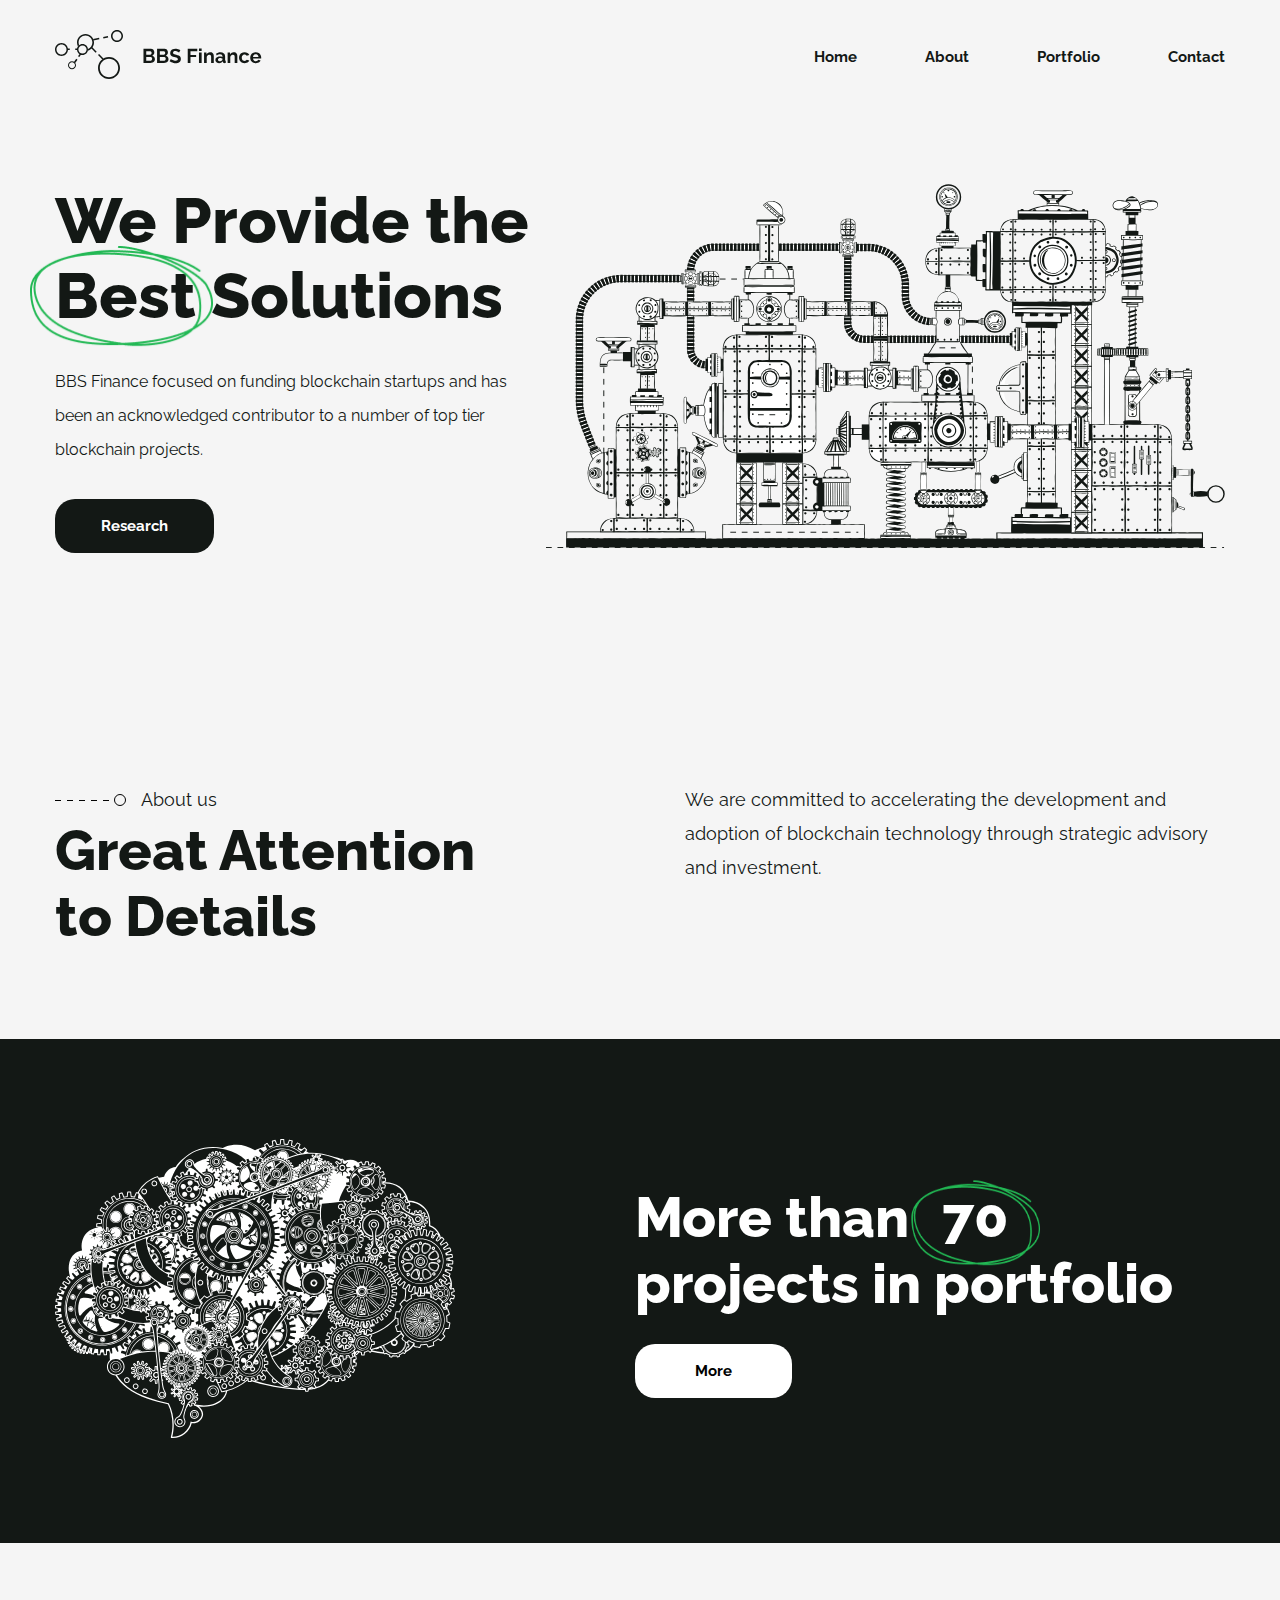
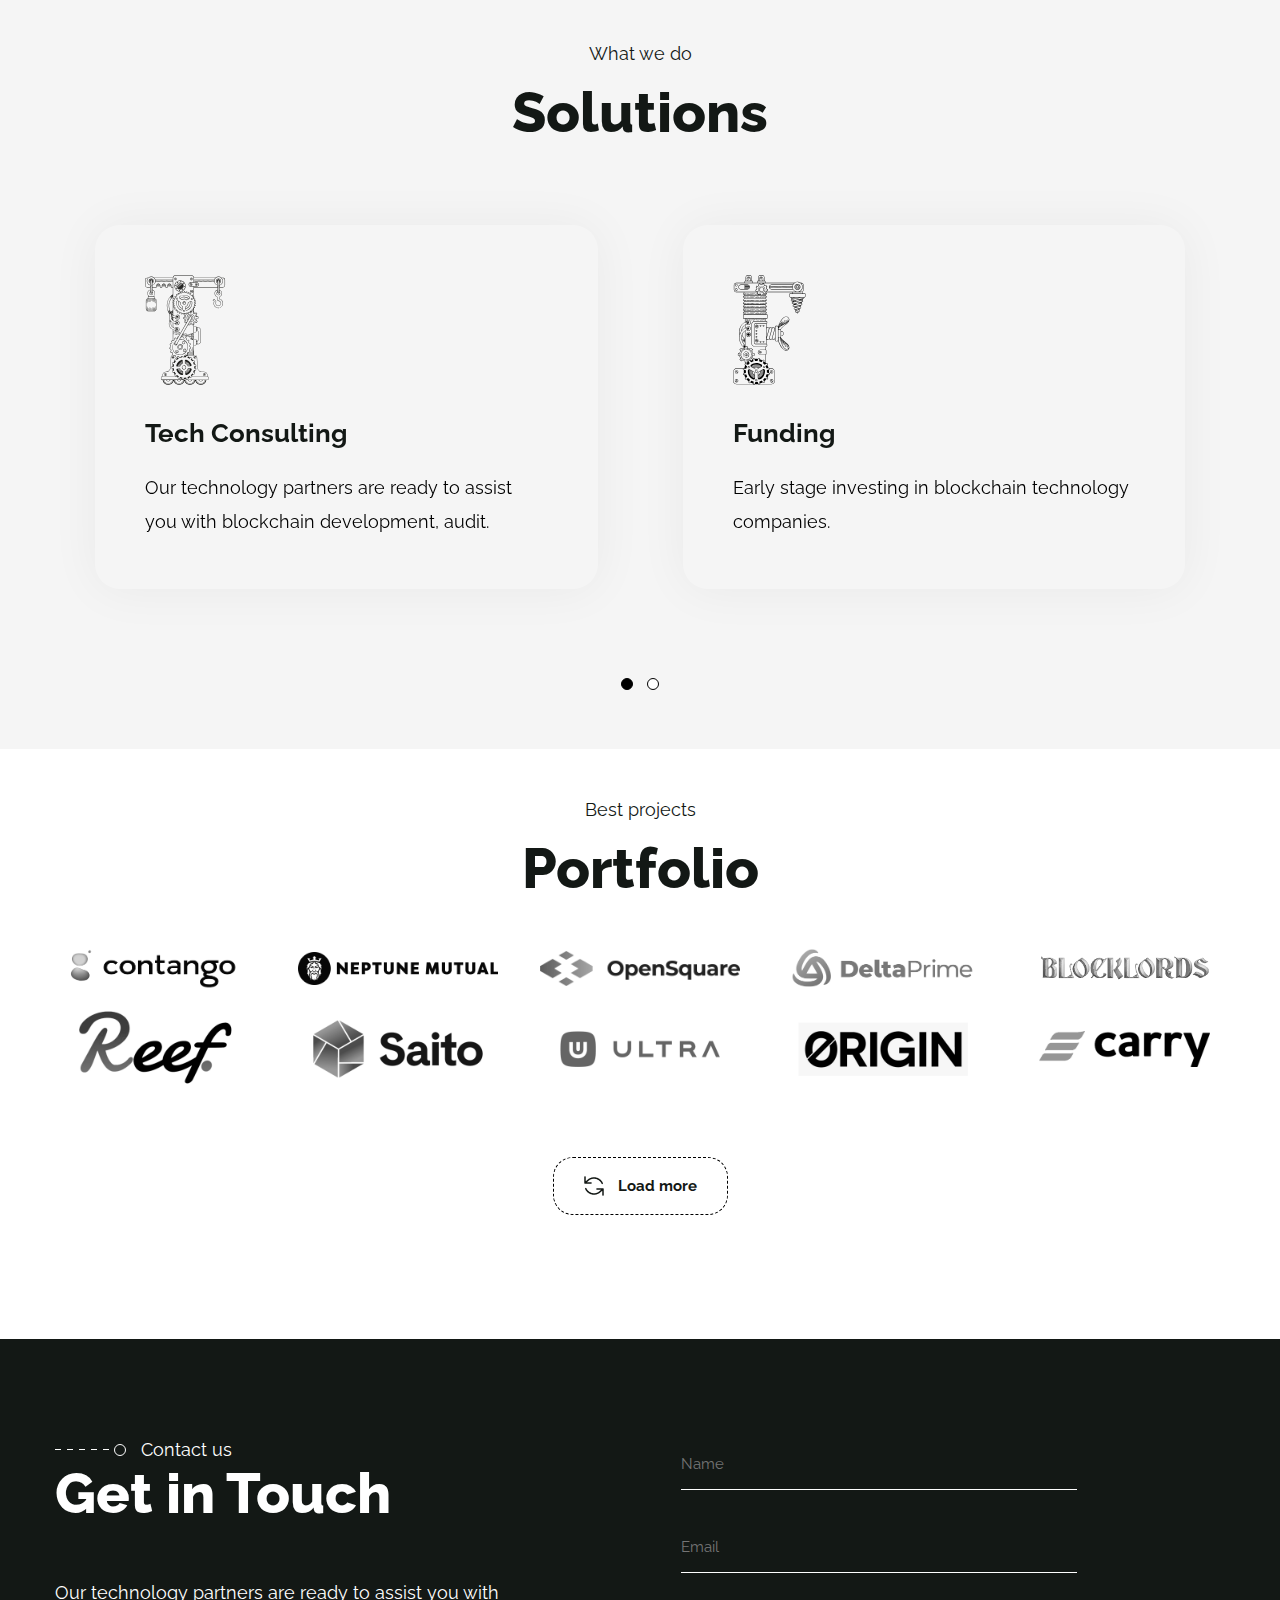
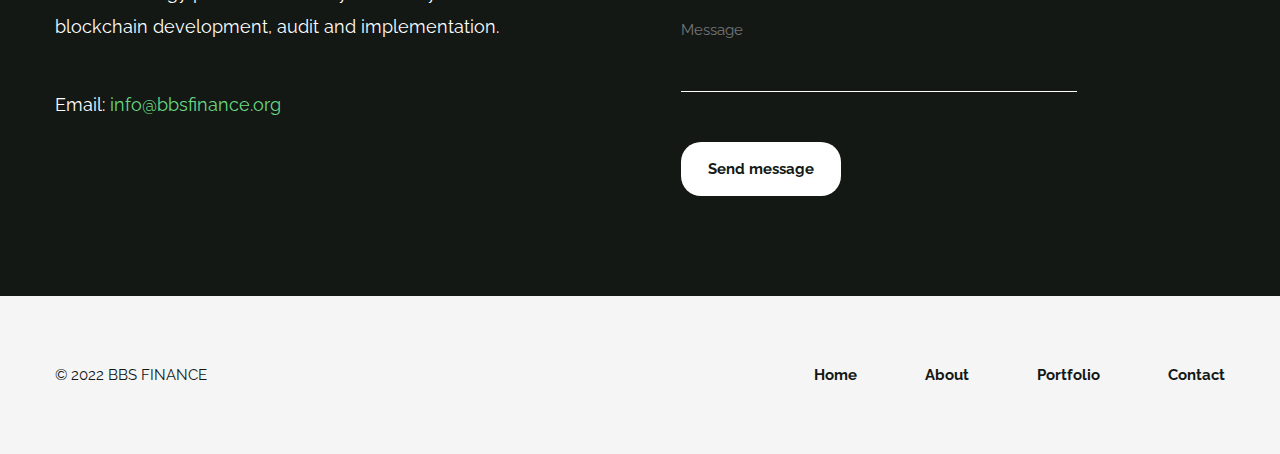
<file: index.html>
<!DOCTYPE html>
<html lang="en">

<head>
    <meta charset="UTF-8">
    <meta http-equiv="X-UA-Compatible" content="IE=edge">
    <meta name="viewport" content="width=device-width, initial-scale=1.0">
    <title>Document</title>
    <link rel="stylesheet" href="./assets/css/global.css">
    <link rel="stylesheet" href="./assets/css/main.css">
    <link rel="stylesheet" href="./assets/owlcarousel/assets/owl.carousel.min.css">
    <link rel="stylesheet" href="./assets/owlcarousel/assets/owl.theme.default.min.css">
</head>

<body>
    <main class="main">
        <header class="main-layout">
            <nav class="menu">
                <a href="#"><img class="logo" src="./assets/images/Logo.svg" alt="logo" /></a>
                <ul>
                    <li><a href="#">Home</a></li>
                    <li><a href="#about">About</a></li>
                    <li><a href="#portfolio">Portfolio</a></li>
                    <li><a href="#contact">Contact</a></li>
                </ul>
                <img class="menu-icon" src="./assets/images/menu.png" alt="menu icon">
            </nav>
            <div class="header-info">
                <div class="header-info-text">
                    <h2>We Provide the Best Solutions <img src="./assets/images/oval.png" alt="oval" /></h2>
                    <p>BBS Finance focused on funding blockchain startups and has been an acknowledged contributor to a
                        number of top tier blockchain projects.</p>
                    <button>Research</button>
                </div>
                <div class="header-img-wrapper">
                    <img class="header-img" src="./assets/images/header-img.svg" alt="header img">
                </div>
            </div>
        </header>
        <div id="about"></div>
        <section class="main-layout">
            <div class="about-section">
                <div class="about-section-left">
                    <p class="text-with-line"><img src="./assets/images/LineBlack.svg" alt="line"><img
                            src="./assets/images/CBlack.svg" alt="line"> About us</p>
                    <h3>Great Attention to Details</h3>
                </div>
                <p>
                    We are committed to accelerating the
                    development and adoption of blockchain technology through strategic advisory and investment.
                </p>
            </div>
        </section>
        <section class="black-section">
            <div class="main-layout black-section-mind">
                <div class="left-side">
                    <img src="./assets/images/mind.svg" alt="mind">
                </div>
                <div class="right-side">
                    <h3>More than <span>70</span>
                        projects in portfolio <img src="./assets/images/oval.png" alt="oval" /></h3>
                    <a href="#portfolio"><button>More</button></a>
                </div>
            </div>
        </section>
        <section class="main-layout">
            <div class="features-section">
                <p>What we do</p>
                <h3>Solutions</h3>
                <div class="owl-carousel owl-theme owl-slider">
                    <div class="item">
                        <img src="./assets/images/owl1.svg" alt="item">
                        <h4>Tech Consulting</h4>
                        <p>Our technology partners are ready to assist you with blockchain development, audit. </p>
                    </div>
                    <div class="item">
                        <img src="./assets/images/owl2.svg" alt="item">
                        <h4>Funding</h4>
                        <p>Early stage investing in blockchain technology companies. </p>
                    </div>
                    <div class="item">
                        <img src="./assets/images/owl1.svg" alt="item">
                        <h4>Marketing</h4>
                        <p>Vast network of opinion leaders for deal sourcing. </p>
                    </div>
                    <div class="item">
                        <img src="./assets/images/owl2.svg" alt="item">
                        <h4>Management and advisory</h4>
                        <p>Connection to proven professionals in blockchain community management and advisory. </p>
                    </div>
                </div>
            </div>
        </section>
        <div id="portfolio"></div>
        <section class="portfolio-section-bg">
            <div class="portfolio-section main-layout">
                <p>Best projects</p>
                <h3>Portfolio</h3>
                <div class="portfolio-list">
                    <div class="portfolio-row">
                        <a href="https://contango.exchange/" target="_blank"><img src="./assets/images/Logo/1.png"
                                alt="logo"></a>
                        <a href="https://neptunemutual.com/" target="_blank"><img src="./assets/images/Logo/2.png"
                                alt="logo"></a>
                        <a href="https://www.opensquare.network/" target="_blank"><img src="./assets/images/Logo/3.png"
                                alt="logo"></a>
                        <a href="https://deltaprime.io/" target="_blank"><img src="./assets/images/Logo/4.png"
                                alt="logo"></a>
                        <a href="https://www.blocklords.com/" target="_blank"><img src="./assets/images/Logo/5.png"
                                alt="logo"></a>
                        <a href="https://reef.io/" target="_blank"><img src="./assets/images/Logo/6.png" alt="logo"></a>
                        <a href="https://saito.io/" target="_blank"><img src="./assets/images/Logo/7.png"
                                alt="logo"></a>
                        <a href="https://ultra.io/" target="_blank"><img src="./assets/images/Logo/8.png"
                                alt="logo"></a>
                        <a href="https://www.originprotocol.com/" target="_blank"><img src="./assets/images/Logo/9.png"
                                alt="logo"></a>
                        <a href="https://carryprotocol.io/" target="_blank"><img src="./assets/images/Logo/10.png"
                                alt="logo"></a>
                    </div>
                    <div class="portfolio-row portfolio-row-toggle" style="display: none;">
                        <a href="https://crust.network/" target="_blank"><img src="./assets/images/Logo/11.png"
                                alt="logo"></a>
                        <a href="https://alkemi.network/" target="_blank"><img src="./assets/images/Logo/12.png"
                                alt="logo"></a>
                        <a href="https://animalconcerts.com/" target="_blank"><img src="./assets/images/Logo/13.png"
                                alt="logo"></a>
                        <a href="https://beyondfi.io/" target="_blank"><img src="./assets/images/Logo/14.png"
                                alt="logo"></a>
                        <a href="https://www.cherry.network/" target="_blank"><img src="./assets/images/Logo/15.png"
                                alt="logo"></a>
                        <a href="https://www.colonylab.io/" target="_blank"><img src="./assets/images/Logo/16.png"
                                alt="logo"></a>
                        <a href="https://compli.fi/" target="_blank"><img src="./assets/images/Logo/17.png"
                                alt="logo"></a>
                        <a href="https://www.crtx.app/" target="_blank"><img src="./assets/images/Logo/18.png"
                                alt="logo"></a>
                        <a href="https://dropstab.com/" target="_blank"><img src="./assets/images/Logo/19.png"
                                alt="logo"></a>
                        <a href="https://globedx.com/" target="_blank"><img src="./assets/images/Logo/20.png"
                                alt="logo"></a>
                        <a href="https://infinityforce.com/" target="_blank"><img src="./assets/images/Logo/21.png"
                                alt="logo"></a>
                        <a href="https://integritee.network/" target="_blank"><img src="./assets/images/Logo/22.png"
                                alt="logo"></a>
                        <a href="https://www.meld.com/" target="_blank"><img src="./assets/images/Logo/24.png"
                                alt="logo"></a>
                        <a href="https://www.mintlayer.org/en/" target="_blank"><img src="./assets/images/Logo/25.png"
                                alt="logo"></a>
                        <a href="https://www.nakamoto.games/" target="_blank"><img src="./assets/images/Logo/26.png"
                                alt="logo"></a>
                        <a href="https://www.nodle.com/" target="_blank"><img src="./assets/images/Logo/27.png"
                                alt="logo"></a>
                        <a href="https://app.orion.money/connect-wallet" target="_blank"><img
                                src="./assets/images/Logo/28.png" alt="logo"></a>
                        <a href="https://partisiablockchain.com/" target="_blank"><img src="./assets/images/Logo/29.png"
                                alt="logo"></a>
                        <a href="https://planetquest.io/" target="_blank"><img src="./assets/images/Logo/30.png"
                                alt="logo"></a>
                        <a href="https://www.polkacover.com/" target="_blank"><img src="./assets/images/Logo/31.png"
                                alt="logo"></a>
                        <a href="https://publicmint.com/" target="_blank"><img src="./assets/images/Logo/32.png"
                                alt="logo"></a>
                        <a href="https://o3.network/#/" target="_blank"><img src="./assets/images/Logo/33.png"
                                alt="logo"></a>
                        <a href="https://www.railgun.org/" target="_blank"><img src="./assets/images/Logo/34.png"
                                alt="logo"></a>
                        <a href="https://www.seatlabnft.com/" target="_blank"><img src="./assets/images/Logo/35.png"
                                alt="logo"></a>
                        <a href="https://swashapp.io/" target="_blank"><img src="./assets/images/Logo/36.png"
                                alt="logo"></a>
                        <a href="https://www.tribeone.io/" target="_blank"><img src="./assets/images/Logo/37.png"
                                alt="logo"></a>
                        <a href="https://truepnl.com/" target="_blank"><img src="./assets/images/Logo/38.png"
                                alt="logo"></a>
                    </div>
                </div>
                <button class="load-more"><img src="./assets/images/shape.png" alt="shape">Load more</button>
            </div>
        </section>
        <div id="contact"></div>
        <section class="black-section">
            <div class="main-layout black-section-get-in-touch">
                <div class="left-side">
                    <p class="text-with-line top-text"><img src="./assets/images/LineWhite.svg" alt="line"><img
                            src="./assets/images/CWhite.svg" alt="line"> Contact us</p>
                    <h3>Get in Touch</h3>
                    <p class="left-side-text">Our technology partners are ready to assist you with blockchain
                        development, audit and implementation.</p>
                    <p class="left-side-email">Email: <span>info@bbsfinance.org</span></p>
                </div>
                <div class="right-side">
                    <form action="">
                        <input type="text" placeholder="Name" name="" id="">
                        <input type="text" placeholder="Email" name="" id="">
                        <textarea placeholder="Message" name="" id="" rows="3"></textarea>
                        <button>Send message</button>
                    </form>
                </div>
            </div>
        </section>
        <footer class="main-layout">
            <div class="footer">
                <p>© 2022 BBS FINANCE</p>
                <ul>
                    <li><a href="#">Home</a></li>
                    <li><a href="#about">About</a></li>
                    <li><a href="#portfolio">Portfolio</a></li>
                    <li><a href="#contact">Contact</a></li>
                </ul>
            </div>
        </footer>
    </main>
    <script src="./assets/owlcarousel/jquery.min.js"></script>
    <script src="./assets/owlcarousel/owl.carousel.min.js"></script>
    <script src="./assets/js/main.js"></script>
</body>

</html>
</file>
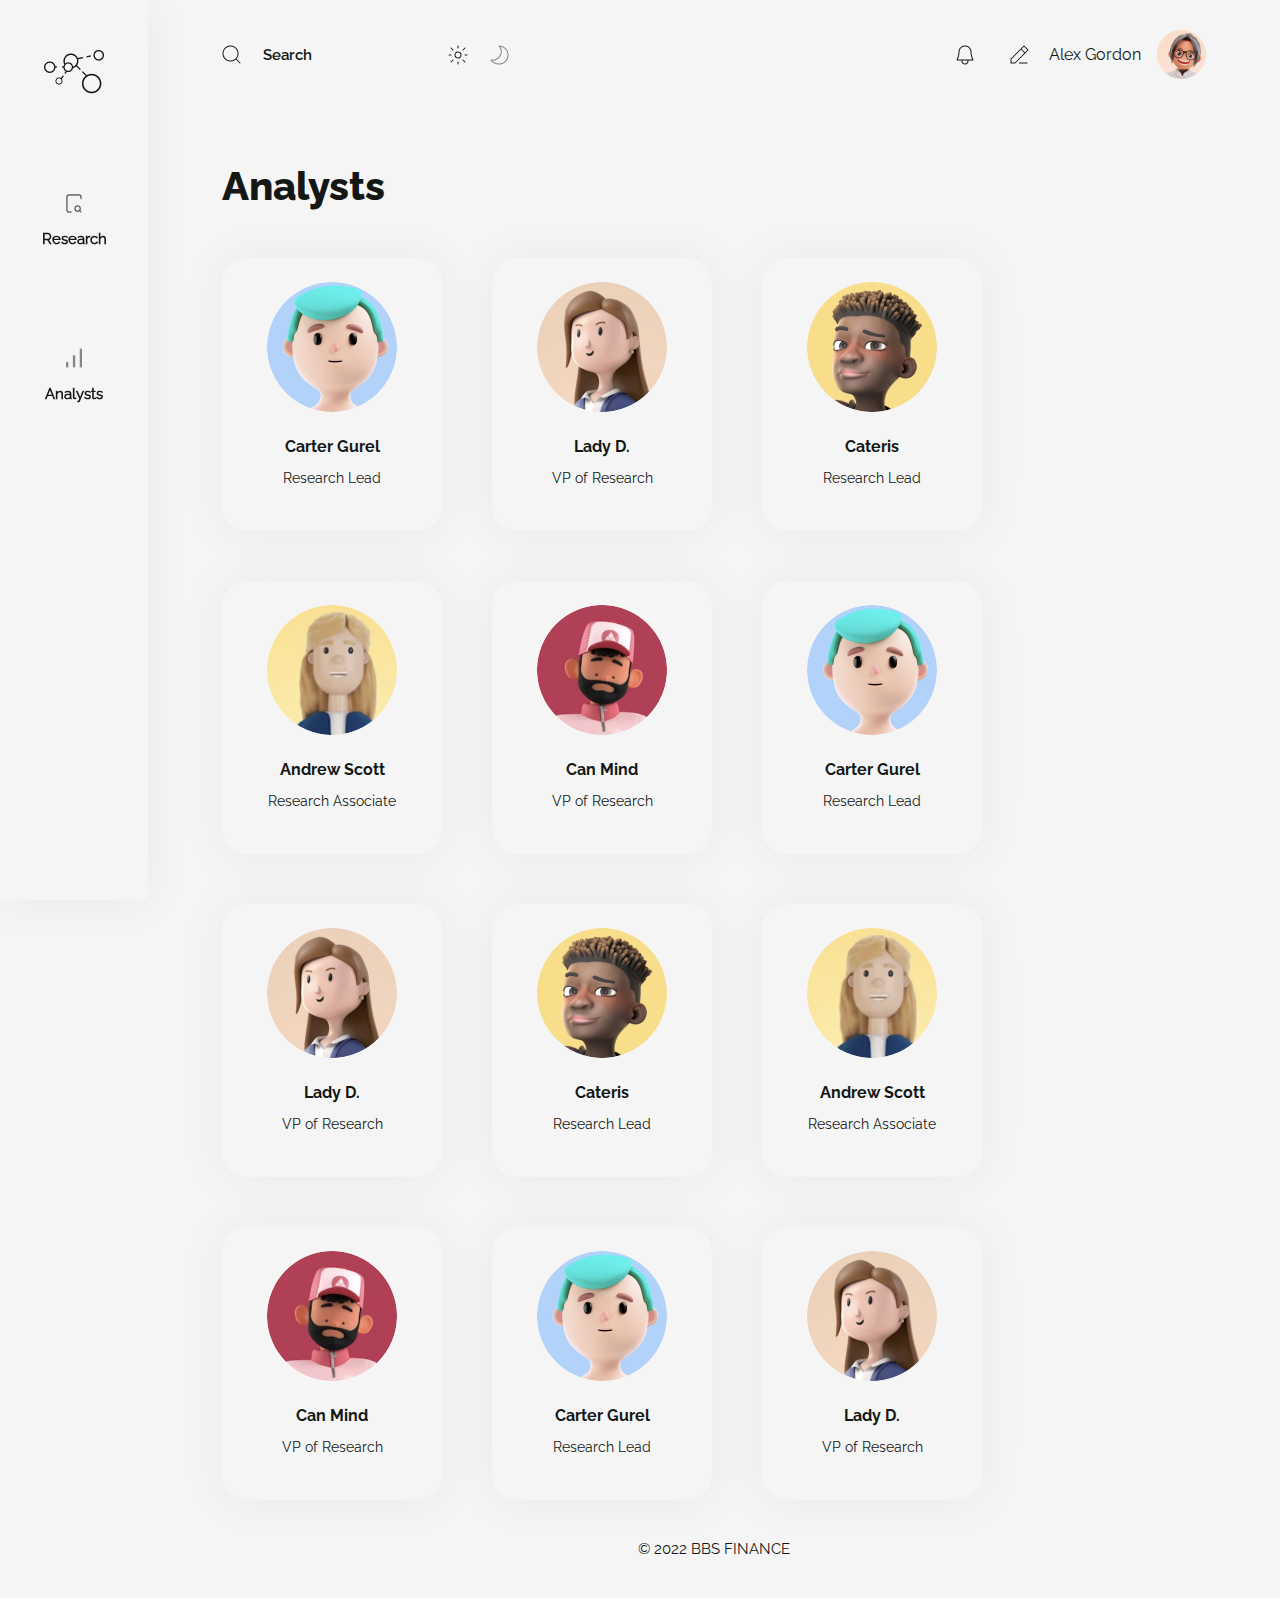
<file: pages/analysts.html>
<!DOCTYPE html>
<html lang="en">

<head>
    <meta charset="UTF-8">
    <meta http-equiv="X-UA-Compatible" content="IE=edge">
    <meta name="viewport" content="width=device-width, initial-scale=1.0">
    <title>Research</title>
    <link rel="stylesheet" href="../assets/css/analysts.css">
    <link rel="stylesheet" href="../assets/css/media.css">
    <link rel="stylesheet" href="../assets/css/global.css">
</head>

<body>
<main class="research">
    <nav class="left-nav">
        <img class="left-nav-logo" src="../assets/images/research-images/relogo.png" alt="logo">
        <a>
            <img src="../assets/images/research-images/Research.png" alt="link">
            <span>Research</span>
        </a>
        <a>
            <img src="../assets/images/research-images/Analysts.png" alt="link">
            <span>Analysts</span>
        </a>
    </nav>
    <div class="content">
        <header class="header">
            <div class="header-left">
                <div>
                    <img src="../assets/images/research-images/search.png" alt="search">
                    <input type="text" placeholder="Search" class="search_input">
                </div>
                <div>
                    <img class="toggle-theme-sun" src="../assets/images/research-images/sun.png" alt="theam">
                    <img class="toggle-theme-night" src="../assets/images/research-images/night.png" alt="theam">
                </div>
            </div>
            <div class="header-right">
                <img src="../assets/images/research-images/bell.png" alt="uvd">
                <div class="header-right-user">
                    <img class="img-left" src="../assets/images/research-images/edit.png" alt="edit">
                    <p>Alex Gordon</p>
                    <img class="img-right" src="../assets/images/research-images/user.png" alt="user">
                </div>
            </div>
        </header>
        <div class="content-inner alalysts-page">
            <h2>Analysts</h2>
            <div class="alalysts-list">
                <div>
                    <img src="../assets/images/userAnl.png" alt="user">
                    <h4>Carter Gurel</h4>
                    <p>Research Lead</p>
                </div>
                <div>
                    <img src="../assets/images/userAn2.png" alt="user">
                    <h4>Lady D.</h4>
                    <p>VP of Research</p>
                </div>
                <div>
                    <img src="../assets/images/userAn3.png" alt="user">
                    <h4>Cateris</h4>
                    <p>Research Lead</p>
                </div>
                <div>
                    <img src="../assets/images/userAn4.png" alt="user">
                    <h4>Andrew Scott</h4>
                    <p>Research Associate</p>
                </div>
                <div>
                    <img src="../assets/images/userAn5.png" alt="user">
                    <h4>Can Mind</h4>
                    <p>VP of Research</p>
                </div>
                <div>
                    <img src="../assets/images/userAnl.png" alt="user">
                    <h4>Carter Gurel</h4>
                    <p>Research Lead</p>
                </div>
                <div>
                    <img src="../assets/images/userAn2.png" alt="user">
                    <h4>Lady D.</h4>
                    <p>VP of Research</p>
                </div>
                <div>
                    <img src="../assets/images/userAn3.png" alt="user">
                    <h4>Cateris</h4>
                    <p>Research Lead</p>
                </div>
                <div>
                    <img src="../assets/images/userAn4.png" alt="user">
                    <h4>Andrew Scott</h4>
                    <p>Research Associate</p>
                </div>
                <div>
                    <img src="../assets/images/userAn5.png" alt="user">
                    <h4>Can Mind</h4>
                    <p>VP of Research</p>
                </div>
                <div>
                    <img src="../assets/images/userAnl.png" alt="user">
                    <h4>Carter Gurel</h4>
                    <p>Research Lead</p>
                </div>
                <div>
                    <img src="../assets/images/userAn2.png" alt="user">
                    <h4>Lady D.</h4>
                    <p>VP of Research</p>
                </div>
            </div>
        </div>
        <h6 class="bottom_text mobile_bbs_text">© 2022 BBS FINANCE</h6>
    </div>
</main>
<script src="../assets/js/blog.js"></script>
</body>

</html>
</file>
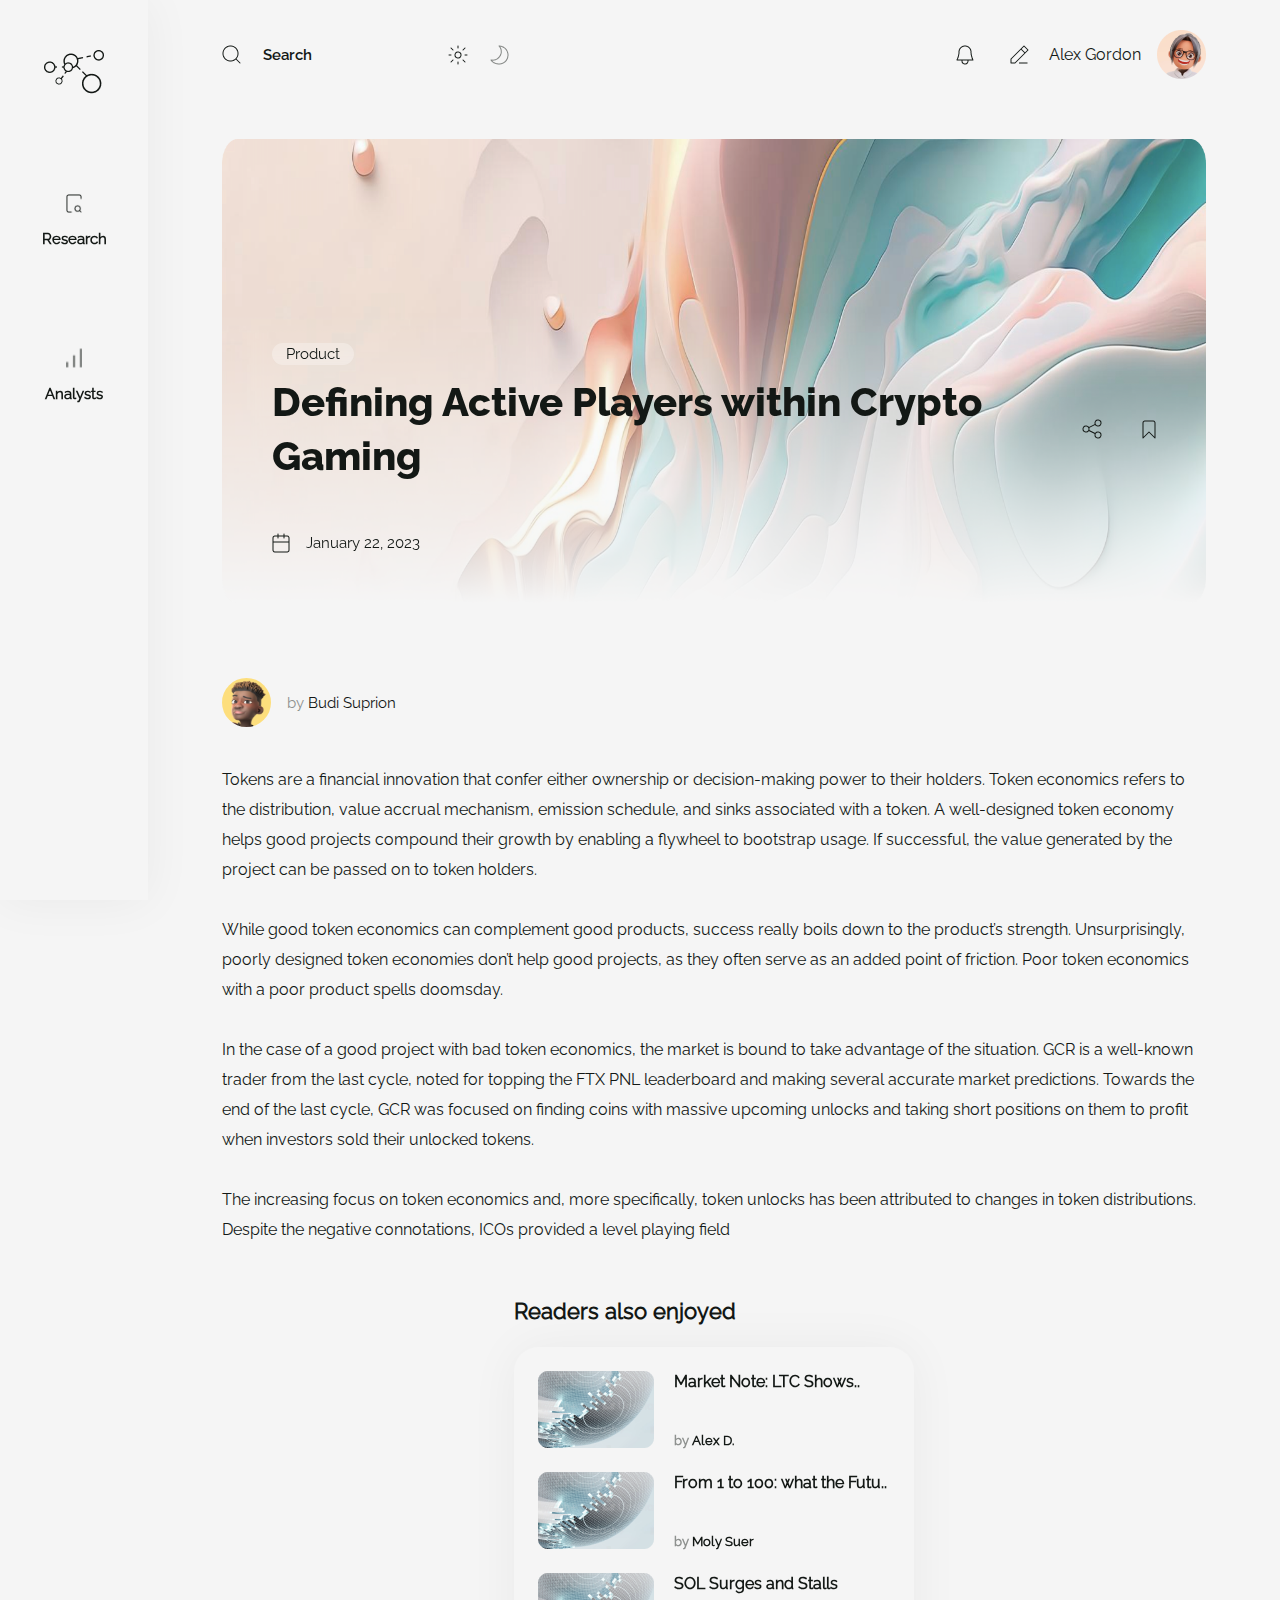
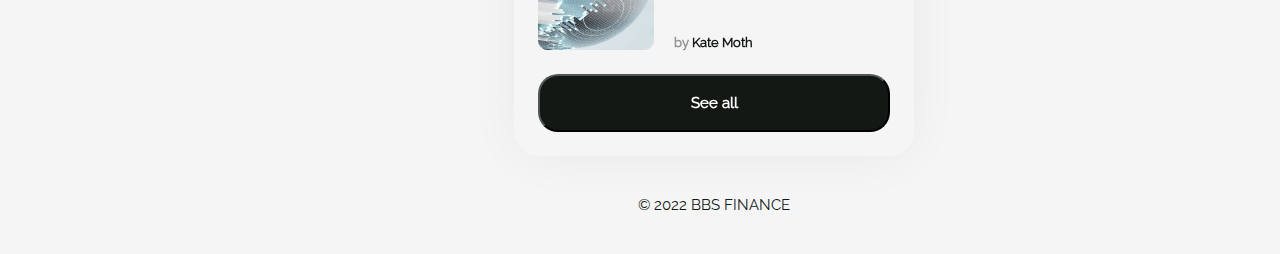
<file: pages/blog.html>
<!DOCTYPE html>
<html lang="en">

<head>
    <meta charset="UTF-8">
    <meta http-equiv="X-UA-Compatible" content="IE=edge">
    <meta name="viewport" content="width=device-width, initial-scale=1.0">
    <title>Research</title>
    <link rel="stylesheet" href="../assets/css/blog.css">
    <link rel="stylesheet" href="../assets/css/media.css">
    <link rel="stylesheet" href="../assets/css/global.css">
</head>

<body>
    <main class="research">
        <nav class="left-nav">
            <img class="left-nav-logo" src="../assets/images/research-images/relogo.png" alt="logo">
            <a>
                <img src="../assets/images/research-images/Research.png" alt="link">
                <span>Research</span>
            </a>
            <a>
                <img src="../assets/images/research-images/Analysts.png" alt="link">
                <span>Analysts</span>
            </a>
        </nav>
        <div class="content">
            <header class="header">
                <div class="header-left">
                    <div>
                        <img src="../assets/images/research-images/search.png" alt="search">
                        <input type="text" placeholder="Search" class="search_input">
                    </div>
                    <div>
                        <img class="toggle-theme-sun" src="../assets/images/research-images/sun.png" alt="theam">
                        <img class="toggle-theme-night" src="../assets/images/research-images/night.png" alt="theam">
                    </div>
                </div>
                <div class="header-right">
                    <img src="../assets/images/research-images/bell.png" alt="uvd">
                    <div class="header-right-user">
                        <img class="img-left" src="../assets/images/research-images/edit.png" alt="edit">
                        <p>Alex Gordon</p>
                        <img class="img-right" src="../assets/images/research-images/user.png" alt="user">
                    </div>
                </div>
            </header>
            <div class="content-inner blog-page">
                <div class="blog-header">
                    <img class="bg-img" src="../assets/images/blog/bg.png" alt="UI">
                    <span>Product</span>
                    <div class="header-info">
                        <h2>Defining Active Players within Crypto Gaming</h2>
                        <div>
                            <img src="../assets/images/blog/share.png" alt="UI">
                            <img src="../assets/images/blog/bookmark.png" alt="UI">
                        </div>
                    </div>
                    <div class="date">
                        <img src="../assets/images/research-images/date.png" alt="date">
                        <p>January 22, 2023</p>
                    </div>
                </div>
                <div class="blog-info-box">
                    <div class="blog-info-box-text">
                        <div>
                            <img src="../assets/images/research-images/user1.svg" alt="">
                            <p><span>by </span>Budi Suprion</p>
                        </div>

                        <p>
                            Tokens are a financial innovation that confer either ownership or decision-making power to
                            their holders. Token economics refers to the distribution, value accrual mechanism, emission
                            schedule, and sinks associated with a token. A well-designed token economy helps good
                            projects compound their growth by enabling a flywheel to bootstrap usage. If successful, the
                            value generated by the project can be passed on to token holders.
                            <br><br>
                            While good token economics can complement good products, success really boils down to the
                            product’s strength. Unsurprisingly, poorly designed token economies don’t help good
                            projects, as they often serve as an added point of friction. Poor token economics with a
                            poor product spells doomsday.
                            <br><br>
                            In the case of a good project with bad token economics, the market is bound to take
                            advantage of the situation. GCR is a well-known trader from the last cycle, noted for
                            topping the FTX PNL leaderboard and making several accurate market predictions. Towards the
                            end of the last cycle, GCR was focused on finding coins with massive upcoming unlocks and
                            taking short positions on them to profit when investors sold their unlocked tokens.
                            <br><br>
                            The increasing focus on token economics and, more specifically, token unlocks has been
                            attributed to changes in token distributions. Despite the negative connotations, ICOs
                            provided a level playing field
                        </p>
                    </div>
                    <div class="right-side">
                        <h3>Readers also enjoyed</h3>
                        <div class="right-side-list">
                            <div>
                                <img src="../assets/images/blog/item.png" alt="UI">
                                <div>
                                    <h5>Market Note: LTC Shows..</h5>
                                    <p><span>by </span>Alex D.</p>
                                </div>
                            </div>
                            <div>
                                <img src="../assets/images/blog/item.png" alt="UI">
                                <div>
                                    <h5>From 1 to 100: what the Futu..</h5>
                                    <p><span>by </span>Moly Suer</p>
                                </div>
                            </div>
                            <div>
                                <img src="../assets/images/blog/item.png" alt="UI">
                                <div>
                                    <h5>SOL Surges and Stalls</h5>
                                    <p><span>by </span>Kate Moth</p>
                                </div>
                            </div>
                            <button>See all</button>
                        </div>
                        
                    </div>
                </div>
            </div>
            <h6 class="bottom_text mobile_bbs_text">© 2022 BBS FINANCE</h6>
        </div>
    </main>
    <script src="../assets/js/blog.js"></script>
</body>

</html>
</file>
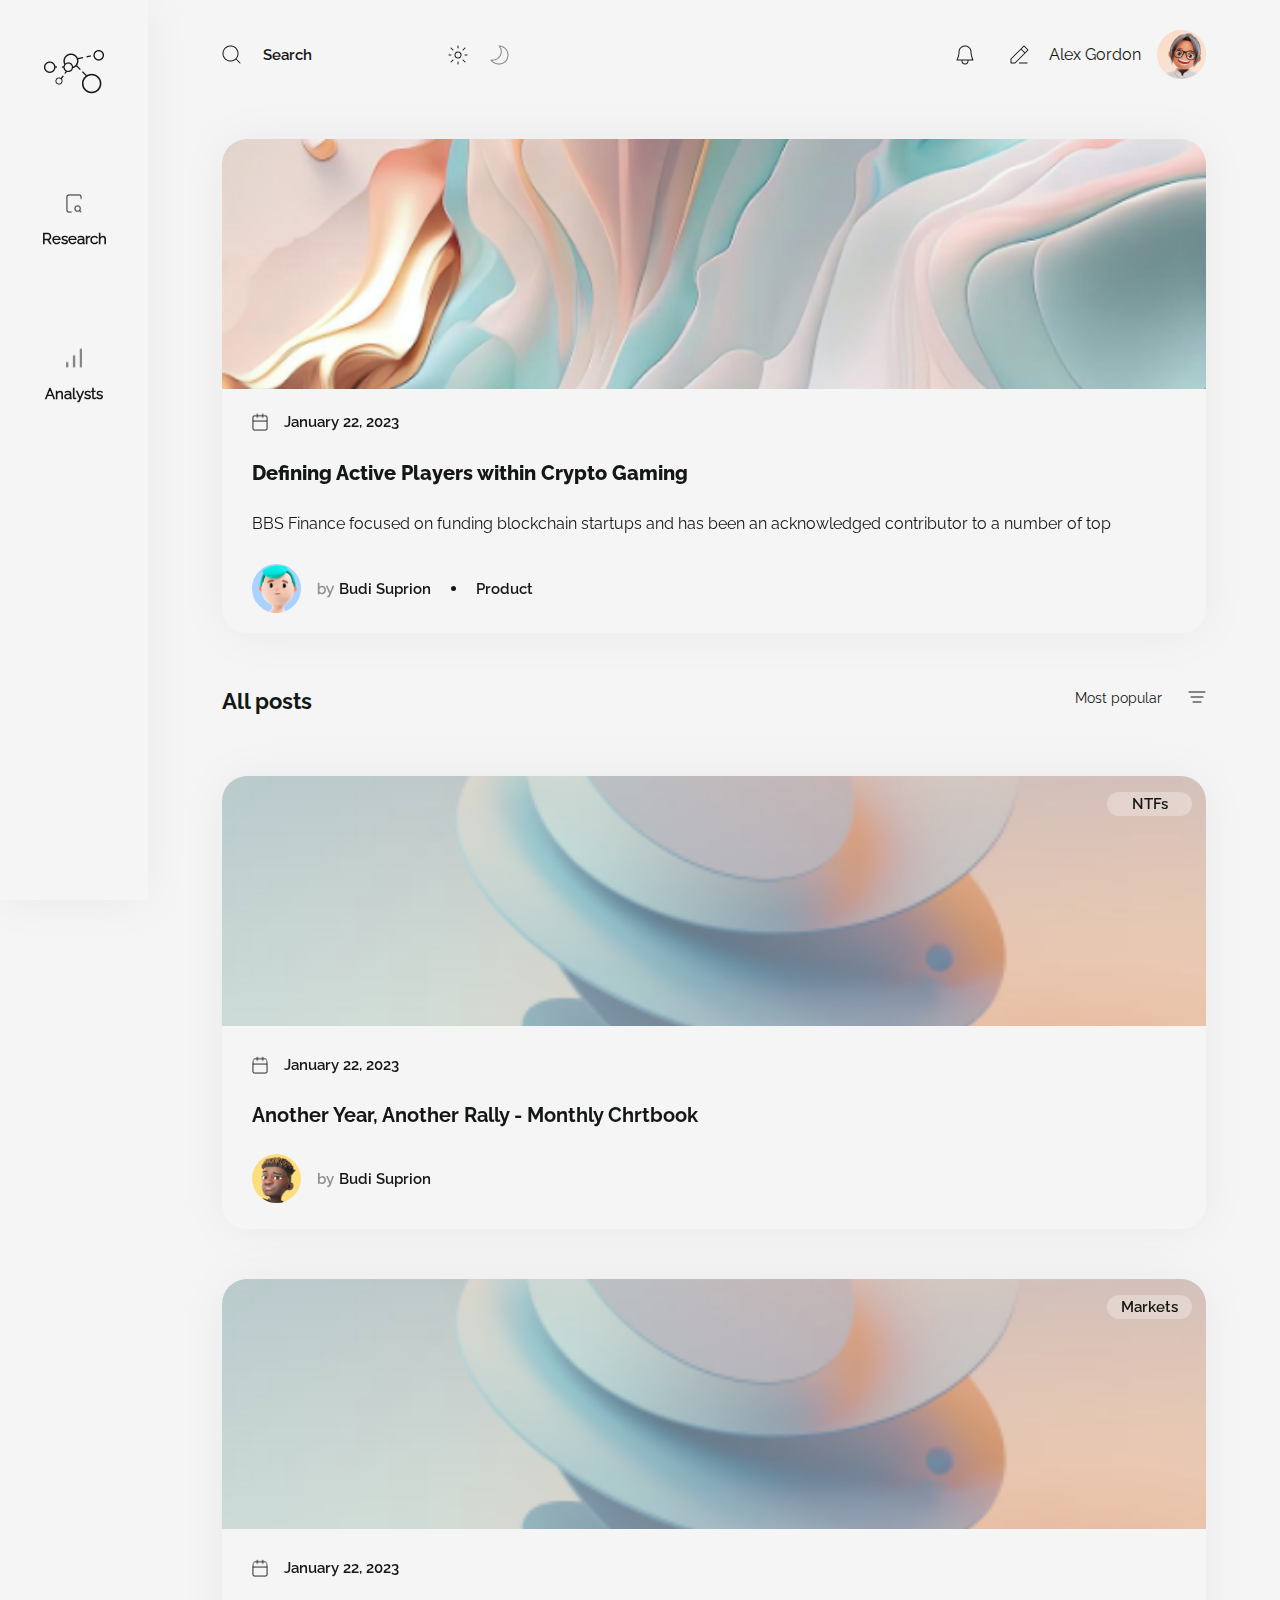
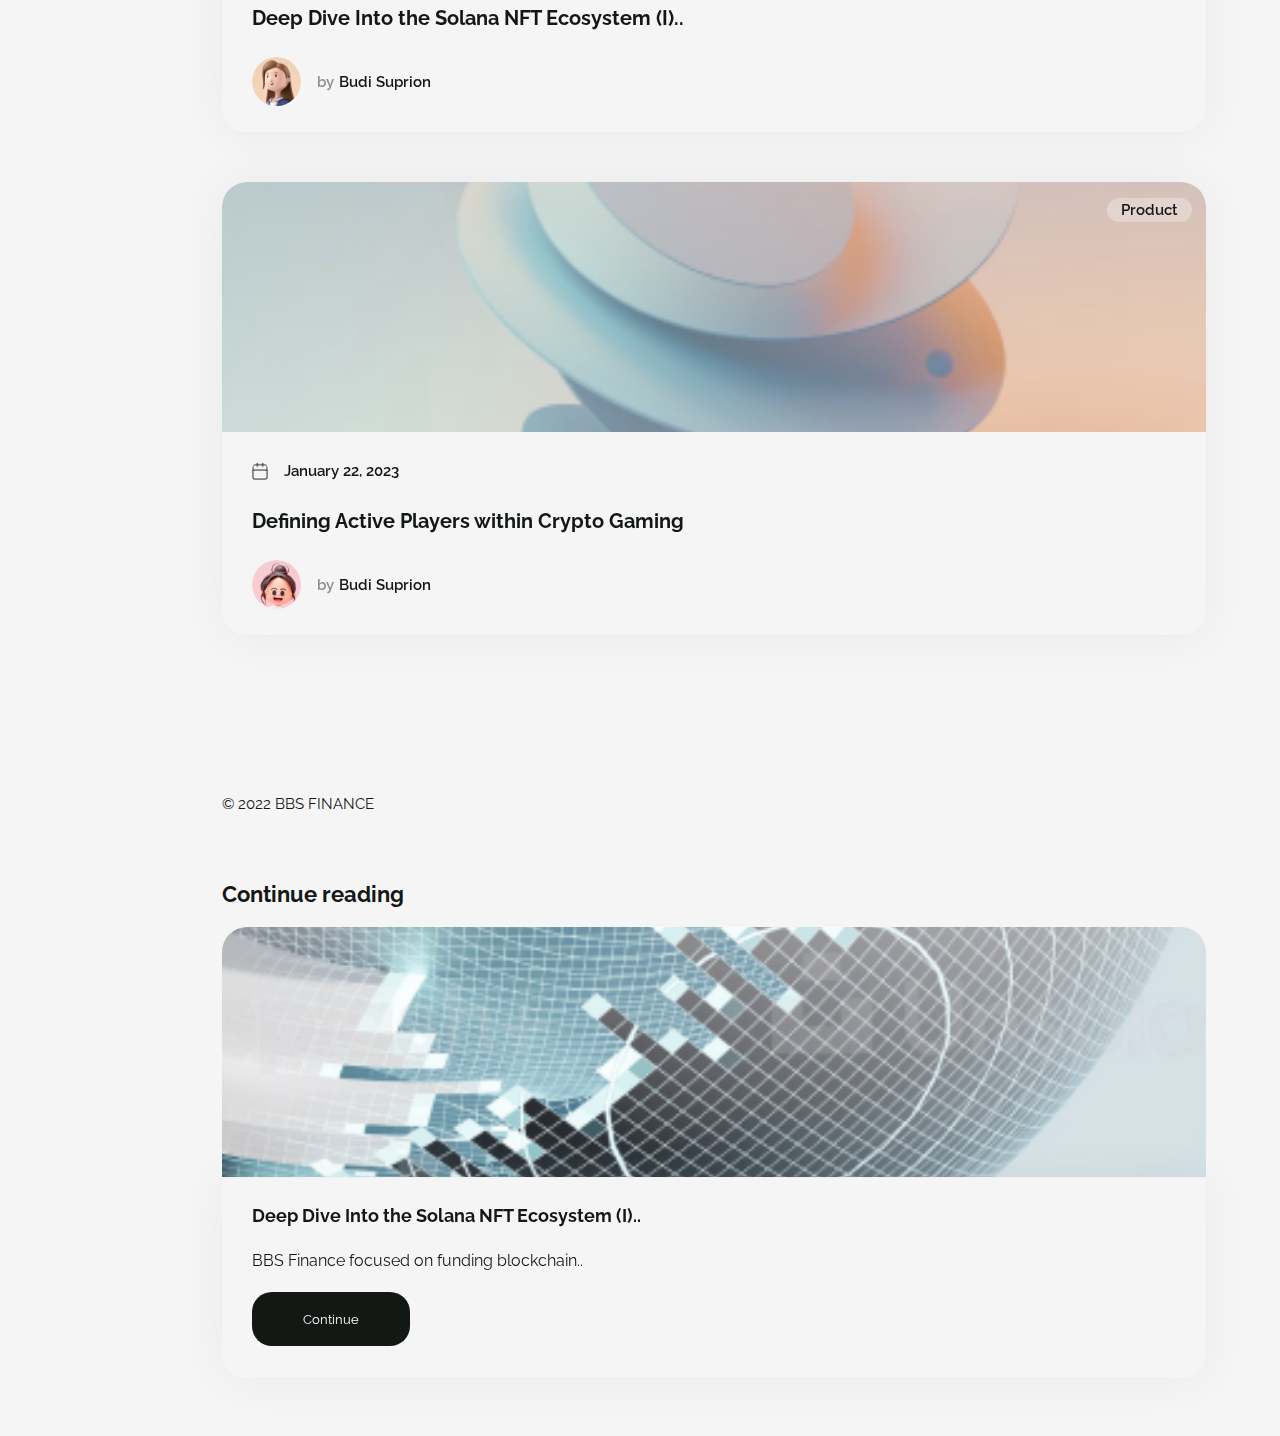
<file: pages/research.html>
<!DOCTYPE html>
<html lang="en">

<head>
    <meta charset="UTF-8">
    <meta http-equiv="X-UA-Compatible" content="IE=edge">
    <meta name="viewport" content="width=device-width, initial-scale=1.0">
    <title>Research</title>
    <link rel="stylesheet" href="../assets/css/research.css">
    <link rel="stylesheet" href="../assets/css/media.css">
    <link rel="stylesheet" href="../assets/css/global.css">
</head>

<body>
    <main class="research">
        <nav class="left-nav">
            <img class="left-nav-logo" src="../assets/images/research-images/relogo.png" alt="logo">
            <a>
                <img src="../assets/images/research-images/Research.png" alt="link">
                <span>Research</span>
            </a>
            <a>
                <img src="../assets/images/research-images/Analysts.png" alt="link">
                <span>Analysts</span>
            </a>
        </nav>
        <div class="content">
            <header class="header">
                <div class="header-left">
                    <div>
                        <img src="../assets/images/research-images/search.png" alt="search">
                        <input type="text" placeholder="Search" class="search_input">
                    </div>
                    <div>
                        <img class="toggle-theme-sun" src="../assets/images/research-images/sun.png" alt="theam">
                        <img class="toggle-theme-night" src="../assets/images/research-images/night.png" alt="theam">
                    </div>
                </div>
                <div class="header-right">
                    <img src="../assets/images/research-images/bell.png" alt="uvd">
                    <div class="header-right-user">
                        <img class="img-left" src="../assets/images/research-images/edit.png" alt="edit">
                        <p>Alex Gordon</p>
                        <img class="img-right" src="../assets/images/research-images/user.png" alt="user">
                    </div>
                </div>
            </header>
            <div class="content-inner">
                <div class="posts">
                    <div class="single-post">
                        <div class="left-img-side"><img src="../assets/images/research-images/re1.png" alt="post-img"></div>
                        <div class="single-post-inner">
                            <div class="single-post-date">
                                <img src="../assets/images/research-images/date.png" alt="date">
                                <p>January 22, 2023</p>
                            </div>
                            <h3>Defining Active Players within Crypto Gaming</h3>
                            <p>BBS Finance focused on funding blockchain startups and has been an acknowledged
                                contributor
                                to a number of top</p>
                            <div class="single-post-user">
                                <img src="../assets/images/research-images/man_user.svg" alt="user">
                                <p><span>by</span>Budi Suprion</p>
                                <div class="middle_dot"></div>
                                <p>Product</p>
                            </div>
                        </div>
                    </div>
                    <div class="post-list">
                        <div class="post-list-top">
                            <p>All posts</p>
                            <div>
                                <span class="most-popular">Most popular</span>
                                <img src="../assets/images/research-images/filter.png" alt="filter">
                            </div>
                           
                        </div>
                        <div class="post-list-items">
                            <div class="post-list-item">
                                <span>NTFs</span>
                                <img src="../assets/images/research-images/re2.png" alt="">
                                <div class="post-list-item-data">
                                    <img src="../assets/images/research-images/date.png" alt="date">
                                    <p>January 22, 2023</p>
                                </div>
                                <h5>Another Year, Another Rally - Monthly Chrtbook</h5>
                                <div class="post-list-user">
                                    <img src="../assets/images/research-images/user1.svg" alt="user">
                                    <p><span class="author_part_by">by</span>Budi Suprion</p>
                                </div>
                            </div>
                            <div class="post-list-item">
                                <span>Markets</span>
                                <img src="../assets/images/research-images/re2.png" alt="">
                                <div class="post-list-item-data">
                                    <img src="../assets/images/research-images/date.png" alt="date">
                                    <p>January 22, 2023</p>
                                </div>
                                <h5>Deep Dive Into the Solana NFT Ecosystem (I)..</h5>
                                <div class="post-list-user">
                                    <img src="../assets/images/research-images/user2.svg" alt="user">
                                    <p><span class="author_part_by">by</span>Budi Suprion</p>
                                </div>
                            </div>
                            <div class="post-list-item">
                                <span>Product</span>
                                <img src="../assets/images/research-images/re2.png" alt="">
                                <div class="post-list-item-data">
                                    <img src="../assets/images/research-images/date.png" alt="date">
                                    <p>January 22, 2023</p>
                                </div>
                                <h5>Defining Active Players within Crypto Gaming</h5>
                                <div class="post-list-user">
                                    <img src="../assets/images/research-images/user3.svg" alt="user">
                                    <p><span class="author_part_by">by</span>Budi Suprion</p>
                                </div>
                            </div>
                        </div>
                    </div>
                    <h6 class="bottom_text desktop_bbs_text">© 2022 BBS FINANCE</h6>
                </div>
                <div class="vertical_line"></div>
                <div class="right-box">
                    <div class="continue-reading">
                        <h4>Continue reading</h4>
                        <div class="continue-reading-content">
                            <div class="continue-reading-content-img">
                                <img src="../assets/images/research-images/top.png" alt="top">
                            </div>
                            <div class="continue-reading-content-texts">
                                <h5>Deep Dive Into the Solana NFT Ecosystem (I)..</h5>
                                <p>BBS Finance focused on funding blockchain..</p>
                                <button>Continue</button>
                            </div>
                        </div>
                    </div>
                    <div class="right-box-tags">
                        <h5>Popular tags</h5>
                        <div class="right-box-tags-list">
                            <p class="right-box-tags-active">View all</p>
                            <p>Design</p>
                            <p>Product</p>
                            <p>Software development</p>
                            <p>Customer access</p>
                            <p>Markets</p>
                            <p>Management</p>
                            <p>NTFs</p>
                        </div>
                    </div>
                </div>
            </div>
            <h6 class="bottom_text mobile_bbs_text">© 2022 BBS FINANCE</h6>
        </div>
    </main>
    <script src="../assets/js/research.js"></script>
</body>
</html>
</file>
<file: assets/css/global.css>
*{
    margin: 0;
    padding: 0;
    font-family: "Raleway-Regular";
}

html{
    scroll-behavior: smooth;
}

body{
    background: #F5F5F5;
}

@font-face {
    font-family: "Raleway-ExtraBold";
    src: url('../fonts/Raleway-ExtraBold.ttf') format('opentype');
}

@font-face {
    font-family: "Raleway-Bold";
    src: url('../fonts/Raleway-Bold.ttf') format('opentype');
}

@font-face {
    font-family: "Raleway-Medium";
    src: url('../fonts/Raleway-Medium.ttf') format('opentype');
}

@font-face {
    font-family: "Raleway-Regular";
    src: url('../fonts/Raleway-Regular.ttf') format('opentype');
}

@font-face {
    font-family: "Raleway-Light";
    src: url('../fonts/Raleway-Light.ttf') format('opentype');
}

.main-layout{
    max-width: 1170px;
    margin: 0 auto;
    padding-left: 20px;
    padding-right: 20px;   
}

.text-with-line{
    display: flex;
    align-items: center;
}

.text-with-line img:last-child{
    margin-right:15px;
}
</file>
<file: assets/css/main.css>
/* home */


/* -----------menu----------- */
.menu {
    display: flex;
    justify-content: space-between;
    align-items: center;
    margin-top: 30px;
    margin-bottom: 100px;
}

.menu .logo {
    width: 207px;
    height: 49px;
}

.menu ul {
    display: flex;
    align-items: center;
    list-style: none;
}

.menu .menu-icon {
    display: none;
    cursor: pointer;
}

.menu ul li {
    font-size: 15px;
}

.menu ul li:not(:last-child) {
    margin-right: 68px;
}

/* .menu ul li:last-child {
    border: 1px dashed #000000;
    border-radius: 20px;
    padding: 18px 32px;
} */

/* .menu ul li:last-child:hover {
    border: 1px solid #000000;
    cursor: pointer;
    transition: 0.3s;
} */

.menu ul li a {
    color: #131815;
    text-decoration: none;
    font-family: "Raleway-Bold";
}

/* -----------header information----------- */

.header-info {
    display: flex;
    justify-content: space-between;
    align-items: center;
    padding-bottom: 115px;
}

.header-info-text {
    max-width: 480px;
}

.header-info h2 {
    font-family: "Raleway-ExtraBold";
    font-size: 64px;
    margin-bottom: 32px;
    color: #131815;
    position: relative;
}

.header-info h2 img {
    position: absolute;
    left: -27px;
    bottom: -21px;
    width: 185px;
    height: 112px;

}

.header-info p {
    font-size: 16px;
    margin-bottom: 32px;
    color: #131815;
    line-height: 34px;
}

.header-info button {
    font-family: "Raleway-Bold";
    background: #131815;
    border-radius: 20px;
    padding: 18px 46px;
    color: #FFFFFF;
    font-size: 15px;
    cursor: pointer;
    outline: none;
    border: none;
    box-sizing: border-box;
}

.header-info button:hover {
    color: #131815;
    background-color: #FFFFFF;
    outline: 1px solid #131815;
    transition: 0.3s;
}

.header-img-wrapper {
    width: 58%;
}

.header-img-wrapper img {
    width: 100%;
}










/* ---------about section--------- */

.about-section {
    display: flex;
    justify-content: space-between;
    align-items: flex-start;
    margin-top: 115px;
    margin-bottom: 90px;
}

.about-section h3 {
    font-size: 56px;
    font-family: "Raleway-ExtraBold";
    color: #131815;
    max-width: 465px;
}

.about-section p {
    font-size: 18px;
    color: #131815;
    line-height: 34px;
    max-width: 540px;
}

.about-section-left p {
    font-size: 18px;
    color: #131815;
}








/* ----------black-section---------- */

.black-section {
    background: #131815;
    width: 100%;
}

.black-section-mind {
    display: flex;
    justify-content: space-between;
    padding-top: 100px;
    padding-bottom: 100px;
    align-items: center;
}

.black-section-mind .left-side {
    max-width: 400px;
}

.black-section-mind .left-side img {
    width: 100%;
}

.black-section-mind .right-side {
    max-width: 590px;
    display: flex;
    flex-direction: column;
    align-items: flex-start;
}

.black-section-mind .right-side h3 {
    font-size: 56px;
    font-family: "Raleway-ExtraBold";
    color: #FFFFFF;
    margin-bottom: 28px;
    position: relative;
}

.black-section-mind .right-side h3 img {
    position: absolute;
    position: absolute;
    top: -7px;
    left: 275px;
    width: 130px;
    height: 95px;
}

.black-section-mind .right-side h3 span {
    padding-left: 20px;
    font-family: "Raleway-ExtraBold";
}

.black-section-mind .right-side button {
    background: #FFFFFF;
    font-size: 15px;
    border-radius: 20px;
    font-family: 'Raleway-Medium';
    padding: 18px 60px;
    cursor: pointer;
    font-family: "Raleway-Bold";
    border: none;
}

.black-section-mind .right-side button:hover {
    color: #FFFFFF;
    background-color: #131815;
    outline: 1px solid #FFFFFF;
    transition: 0.3s;
}



/* --------features-section--------r */

.features-section {
    margin-top: 100px;
    margin-bottom: 50px;
}

.features-section>p {
    font-size: 18px;
    text-align: center;
    color: #131815;

}

.features-section>h3 {
    font-family: "Raleway-ExtraBold";
    font-size: 56px;
    color: #131815;
    margin-bottom: 40px;
    margin-top: 15px;
    text-align: center;
}

.owl-slider .item {
    box-shadow: 0px 1px 50px rgba(0, 0, 0, 0.05);
    backdrop-filter: blur(2px);
    border-radius: 25px;
    padding: 50px;
    display: flex;
    flex-direction: column;
    align-items: flex-start;
    margin: 40px;
}

.owl-slider .item img {
    width: 80px;
    height: 110px;
    text-align: left;
    width: fit-content !important;
}

.owl-slider .item h4 {
    font-size: 26px;
    color: #131815;
    margin-top: 33px;
    margin-bottom: 23px;
    font-family: "Raleway-Bold";
}

.owl-slider .item p {
    font-size: 18px;
    line-height: 34px;
    color: #000000;
}

.owl-theme .owl-dots .owl-dot span {
    border: 1px solid #000000;
    background: white !important;
}

.owl-theme .owl-dots .owl-dot.active span,
.owl-theme .owl-dots .owl-dot:hover span {
    background: #000000 !important;
}





/* ---------portfolio-section--------- */
.portfolio-section-bg {
    background-color: #FFFFFF;
    padding-bottom: 124px;
    padding-top: 50px;
}

.portfolio-section {
    display: flex;
    flex-direction: column;
}

.portfolio-section>p {
    font-size: 18px;
    text-align: center;
    color: #131815;

}

.portfolio-section>h3 {
    font-family: "Raleway-ExtraBold";
    font-size: 56px;
    color: #131815;
    margin-bottom: 40px;
    margin-top: 15px;
    text-align: center;
}

.portfolio-section>div {
    margin-bottom: 54px;
}

.portfolio-section>div>div {
    display: flex;
    justify-content: space-between;
    align-items: center;
    flex-wrap: wrap;
}

.portfolio-section>div>div img {
    max-width: 200px;
    filter: grayscale(1);
}

.portfolio-section button {
    padding: 18px 30px;
    font-size: 15px;
    color: #131815;
    border: 1px dashed #000000;
    border-radius: 20px;
    outline: none;
    width: fit-content;
    margin: 0 auto;
    background: #FFFFFF;
    font-family: "Raleway-Bold";
    cursor: pointer;
    display: flex;
    align-items: center;
}

.portfolio-section button:hover {
    border: 1px solid #000000;
    transition: 0.3s;
}

.portfolio-section button:hover img {
    animation: rotate-in-center 1s cubic-bezier(0.250, 0.460, 0.450, 0.940) both;
}

.portfolio-section button img {
    margin-right: 14px;
}

/* ------------black-section-get-in-touch------------ */
.black-section-get-in-touch {
    display: flex;
    /* justify-content: space-between; */
    padding-top: 100px;
    padding-bottom: 100px;
}

.black-section-get-in-touch .left-side {
    display: flex;
    flex-direction: column;
    align-items: flex-start;
    max-width: 446px;
    margin-right: 180px;
}

.black-section-get-in-touch .left-side h3 {
    font-size: 56px;
    color: #FFFFFF;
    font-family: "Raleway-ExtraBold";
    margin-bottom: 50px;
}

.black-section-get-in-touch .left-side-text {
    font-size: 18px;
    color: #FFFFFF;
    margin-bottom: 50px;
    line-height: 34px;
}

.black-section-get-in-touch .top-text {
    font-size: 18px !important;
    color: #FFFFFF !important;
}

.black-section-get-in-touch .left-side-email {
    font-size: 18px;
    color: #FFFFFF;
}

.black-section-get-in-touch .left-side-email span {
    color: #6ADA82;
}

.black-section-get-in-touch .right-side form {
    display: flex;
    flex-direction: column;
    align-items: flex-start;
    width: 400px;
}

.black-section-get-in-touch .right-side form input,
.black-section-get-in-touch .right-side form textarea {
    width: 95%;
    background: #131815;
    border: none;
    border-bottom: 1px solid #FFFFFF;
    padding: 16px 16px 16px 0;
    font-size: 15px;
    color: #FFFFFF;
    outline: none;
}

.black-section-get-in-touch .right-side form input:focus,
.black-section-get-in-touch .right-side form textarea:focus {
    border-bottom: 1px dashed #FFFFFF;
}

.black-section-get-in-touch .right-side form button {
    font-family: "Raleway-Bold";
    padding: 18px 27px;
    color: #131815;
    font-size: 15px;
    cursor: pointer;
    outline: none;
    border: none;
    background: #FFFFFF;
    border-radius: 20px;
    margin-top: 50px;
}

.black-section-get-in-touch .right-side form button:hover {
    color: #FFFFFF;
    background-color: #131815;
    outline: 1px solid #FFFFFF;
    transition: 0.3s;
}


.black-section-get-in-touch .right-side form input {
    margin-bottom: 32px;
}

.black-section-get-in-touch .right-side form textarea {
    resize: none;
}



/* --------footer-------- */

.footer {
    display: flex;
    align-items: center;
    justify-content: space-between;
    width: 100%;
    padding-top: 70px;
    padding-bottom: 70px;
}

.footer>p {
    font-size: 15px;
    color: #131815;
}

.footer ul {
    display: flex;
    align-items: center;
    list-style: none;
}

.footer .menu-icon {
    display: none;
}

.footer ul li {
    font-size: 15px;
}

.footer ul li a {
    color: #131815;
    text-decoration: none;
    font-family: "Raleway-Bold";
}

.footer ul li:not(:last-child) {
    margin-right: 68px;
}









/* ==============MEDIA============== */

@media screen and (max-width: 1279px) {

    /* ---------global--------- */

    .text-with-line {
        justify-content: center;
    }




    /* ---------header--------- */

    .header-info {
        flex-direction: column;
        padding-bottom: 50px;
    }

    .header-info-text {
        margin-right: 0px;
        min-width: 100%;
        margin-bottom: 60px;
        width: 100%;
        display: flex;
        flex-direction: column;
        align-items: center;
        text-align: center;
    }

    .header-info h2 {
        font-size: 48px;
    }

    .header-info h2 img {
        display: none;
    }

    .menu {
        position: relative;
    }

    .menu ul {
        display: none;
        position: absolute;
        right: 50px;
        border: 1px solid black;
        padding: 20px;
        width: 250px;
        z-index: 1;
        top: 9px;
        background: #f5f5f5;
        text-align: center;
        border-radius: 16px;
    }

    .menu ul li {
        margin-right: 0 !important;
    }

    .menu ul li:not(:last-child) {
        margin-bottom: 25px;
    }

    .menu .menu-icon {
        display: block;
        width: 40px;
        height: 40px;
    }

    .header-info p {
        max-width: 600px;
    }

    .header-img-wrapper {
        width: 80%;
        max-width: 711px;
    }





    /* ---------about section--------- */

    .about-section {
        display: flex;
        justify-content: space-between;
        align-items: center;
        flex-direction: column;
        margin-top: 50px;
        margin-bottom: 60px;
    }

    .about-section h3 {
        font-size: 44px;
        max-width: 600px;
        text-align: center;
        margin-bottom: 30px;
    }

    .about-section p {
        font-size: 18px;
        max-width: 600px;
        text-align: center;
    }





    /* ----------black-section---------- */

    .black-section {
        background: #131815;
        width: 100%;
    }

    .black-section-mind {
        display: flex;
        justify-content: space-between;
        padding-top: 80px;
        padding-bottom: 80px;
        align-items: center;
        flex-direction: column;
    }

    .black-section-mind .left-side {
        max-width: 400px;
        width: 80%;
        margin-bottom: 60px;
    }

    .black-section-mind .left-side img {
        width: 100%;
    }

    .black-section-mind .right-side {
        max-width: 590px;
        display: flex;
        flex-direction: column;
        align-items: center;
        text-align: center;
    }

    .black-section-mind .right-side h3 {
        font-size: 44px;
        margin-bottom: 28px;
    }

    .black-section-mind .right-side h3 img {
        display: none;
    }

    .black-section-mind .right-side h3 span {
        padding-left: 0;
    }




    /* --------features-section--------r */

    .features-section {
        max-width: 600px;
        margin: 80px auto 40px;
    }

    .features-section>h3 {
        font-size: 44px;
    }

    .owl-slider .item {
        margin: 25px;
        padding: 25px;
    }



    /* ---------portfolio-section--------- */

    .portfolio-section {
        display: flex;
        flex-direction: column;
    }

    .portfolio-section>p {
        font-size: 18px;
    }

    .portfolio-section>h3 {
        font-family: "Raleway-ExtraBold";
        font-size: 44px;
        margin-bottom: 40px;
    }

    .portfolio-section>div {
        margin-bottom: 54px;
    }

    .portfolio-section>div>div {
        display: flex;
        justify-content: space-evenly;
        align-items: center;
        max-width: 600px;
        margin: 0 auto;
    }

    .portfolio-section>div>div img {
        max-width: 100px;
        padding: 10px;
    }

    .portfolio-section button {
        padding: 18px 30px;
        font-size: 15px;
        color: #131815;
        border: 1px dashed #000000;
        border-radius: 20px;
        outline: none;
        width: fit-content;
        margin: 0 auto;
        background: #FFFFFF;
        font-family: "Raleway-Bold";
        cursor: pointer;
        display: flex;
        align-items: center;
    }

    .portfolio-section button img {
        margin-right: 14px;
    }




    /* ------------black-section-get-in-touch------------ */

    .black-section-get-in-touch {
        flex-direction: column;
        align-items: center;
        padding-top: 80px;
        padding-bottom: 80px;
    }

    .black-section-get-in-touch .left-side {
        flex-direction: column;
        align-items: center;
        max-width: 446px;
        margin-right: 0;
    }

    .black-section-get-in-touch .left-side h3 {
        font-size: 44px;
        font-family: "Raleway-ExtraBold";
        margin-bottom: 53px;
        text-align: center;
    }

    .black-section-get-in-touch .left-side-text {
        font-size: 18px;
        color: #FFFFFF;
        margin-bottom: 30px;
        line-height: 34px;
        text-align: center;
    }

    .black-section-get-in-touch .left-side-email {
        font-size: 18px;
        color: #FFFFFF;
        margin-bottom: 50px;
    }

    .black-section-get-in-touch .right-side {
        max-width: 400px;
        min-width: 300px;
    }

    .black-section-get-in-touch .right-side form {
        display: flex;
        flex-direction: column;
        align-items: flex-start;
        max-width: 400px;
        width: 100%;
    }

    .black-section-get-in-touch .right-side form button {
        margin-left: auto;
        margin-right: auto;
    }



    /* -----------footer----------- */

    .footer {
        flex-direction: column;
        align-items: center;
        padding-top: 40px;
        padding-bottom: 40px;
    }

    .footer>p {
        margin-top: 40px;
        order: 1;
    }

    .footer ul {
        flex-direction: column;
        align-items: center;
    }

    .footer ul li {
        margin-bottom: 20px;
        margin-right: 0 !important;
    }
}





/* ==============KEYFRAMES============== */

@keyframes rotate-in-center {
    0% {
        -webkit-transform: rotate(-360deg);
        transform: rotate(-360deg);
        opacity: 0;
    }

    100% {
        -webkit-transform: rotate(0);
        transform: rotate(0);
        opacity: 1;
    }
}
</file>
<file: assets/css/analysts.css>
@import url('https://fonts.googleapis.com/css2?family=Raleway:wght@100;400;500;600;700;800&display=swap');

:root {
    --bg: #F5F5F5;
    --bg2: #F5F5F5;
    --text-color: #131815;
    --img-filter: invert(0)
}

.funky {
    --bg: #131815;
    --bg2: black;
    --text-color: #F5F5F5;
    --img-filter: invert(1)
}

* {
    margin: 0;
    padding: 0;
    box-sizing: border-box;
}

body {
    color: var(--text-color);
}

.research {
    background: var(--bg2);
    display: flex;
    width: 100%;
}

.research .content {
    display: flex;
    flex-direction: column;
    align-items: center;
    max-width: 80%;
    width: 100%;
    padding: 0 20px;
    margin: 0 auto;
}

/* ====================left nav==================== */

.left-nav {
    height: 100vh;
    position: sticky;
    top: 0;
    width: 148px;
    display: flex;
    flex-direction: column;
    align-items: center;
    padding: 50px 30px;
    background: var(--bg);
    box-shadow: 0 1px 50px rgba(0, 0, 0, 0.05);
    backdrop-filter: blur(2px);
}

.left-nav-logo {
    width: 60px;
    margin-bottom: 100px;
    filter: var(--img-filter);
}

.left-nav a {
    display: flex;
    flex-direction: column;
    align-items: center;
    margin-bottom: 100px;
    cursor: pointer;
}

.left-nav a img {
    width: 16px;
    margin-bottom: 17px;
    filter: var(--img-filter);
}

.left-nav a span {
    font-weight: 600;
    font-size: 15px;
    line-height: 18px;
    color: var(--text-color);
}

/* ====================header==================== */

.research .header {
    display: flex;
    justify-content: space-between;
    width: 100%;
    padding: 30px 0 60px;
}

.research .header-left {
    display: flex;
    align-items: center;
    width: 69%;
    justify-content: space-between;
}

.research .header-left div {
    display: flex;
    align-items: center;
}

.research .header-left div img {
    margin-right: 22px;
    cursor: pointer;
    filter: var(--img-filter);
}

.research .header-right {
    display: flex;
    align-items: center;
    justify-content: space-between;
    width: 24%;
}

.research .header-right>img {
    filter: var(--img-filter);
}

.research .header-right-user {
    display: flex;
    align-items: center;
}

.research .header-right-user .img-left {
    margin-right: 20px;
    filter: var(--img-filter);
}

.research .header-right-user .img-right {
    margin-left: 16px;
}

/* ====================content==================== */

.content-inner {
    display: flex;
    justify-content: space-between;
    width: 100%;
}

.blog-page {
    flex-direction: column
}

.blog-header {
    position: relative;
    width: 100%;
    height: 464px;
    z-index: 1;
    display: flex;
    justify-content: flex-end;
    flex-direction: column;
}

.blog-header .bg-img {
    position: absolute;
    width: 100%;
    height: 100%;
    left: 0;
    top: 0;
    z-index: 0;
    filter: var(--img-filter);
}

.blog-header span {
    font-size: 15px;
    line-height: 18px;
    padding: 2px 14px;
    background: rgba(255, 255, 255, 0.3);
    backdrop-filter: blur(6px);
    margin-bottom: 10px;
    border-radius: 20px;
    width: fit-content;
    margin-left: 50px;
}

.header-info {
    width: 100%;
    position: relative;
    z-index: 1;
    align-items: center;
    display: flex;
    justify-content: space-between;
    padding-left: 50px;
    padding-right: 50px;
}

.header-info div {
    display: flex;
    align-items: center;
}

.date {
    font-size: 15px;
    line-height: 18px;
    position: relative;
    z-index: 1;
    display: flex;
    align-items: center;
    margin-left: 50px;
    margin-top: 20px;
    margin: 50px;
}

.date img {
    margin-right: 16px;
    filter: var(--img-filter);
}

.alalysts-page{
    display: flex;
    flex-direction: column;
}

.alalysts-list{
    display: flex;
    flex-wrap: wrap;
    /*justify-content: space-between;*/
    gap: 100px 100px
}

.content-inner h2{
    font-family: "Raleway-ExtraBold";
    font-size: 40px;
    line-height: 54px;
    margin-bottom: 45px;
    margin-top: 20px;
    color: var(--text-color);

}

.alalysts-list div{
    width: 220px;
    display: flex;
    flex-direction: column;
    align-items: center;
    padding: 24px 45px 45px 45px;
    background: var(--bg);
    border-radius: 25px;
    box-shadow: 0px 1px 50px rgba(0, 0, 0, 0.05);
}

.alalysts-list div img{
    width: 130px;
    height: 130px;
    object-fit: fill;
    border-radius: 50%;
    margin-bottom: 24px;
}

.alalysts-list div h4{
    font-size: 16px;
    line-height: 22px;
    text-align: center;
    color: var(--text-color);
    margin-bottom: 12px;
    font-family: "Raleway-Bold";
}

.alalysts-list div p{
    font-size: 14px;
    line-height: 16px;
    text-align: center;
    color: var(--text-color);
}

.header-info h2 {
    font-family: "Raleway-ExtraBold";
    font-weight: 800;
    font-size: 40px;
    line-height: 54px;
}

.header-info div img {
    filter: var(--img-filter);
}

.header-info div img:first-child {
    margin-right: 40px;
}


.search_input,
.search_input::placeholder {
    border: none;
    background: transparent;
    outline: none;
    font-family: 'Raleway', sans-serif;
    font-style: normal;
    font-weight: 600;
    font-size: 15px;
    line-height: 18px;
    color: var(--text-color);
}


.bottom_text {
    font-family: 'Raleway', sans-serif;
    font-weight: 400;
    font-size: 15px;
    line-height: 18px;
    color: var(--text-color);
    margin-bottom: 40px;
    margin-top: 40px;
}
</file>
<file: assets/css/media.css>
@media screen and (max-width: 1625px) {
    .single-post-inner h3 {
        font-size: 28px;
        line-height: 40px;

    }

    .alalysts-list{
        gap: 50px 50px;
    }


    .single-post-inner {
        padding: 20px 20px 20px 30px;
    }

    .post-list-item>h5 {
        font-size: 20px;
        line-height: 30px;
    }

    .blog-info-box-text {
        margin-right: 0;
    }

    .blog-info-box {
        justify-content: space-between;
    }

    .alalysts-list{
        gap: 50px 50px
    }
}

@media screen and (max-width: 1365px) {
    .blog-info-box {
        flex-direction: column;
        align-items: center;
    }

    .blog-info-box-text {
        max-width: 100%;
    }

    .right-side {
        margin-top: 50px;
        width: 100%;
        max-width: 400px;
    }
}

@media screen and (max-width: 1280px) {
    .single-post-inner h3 {
        font-size: 20px;
        line-height: unset;

    }

    .single-post-inner {
        padding: 20px 20px 20px 30px;
    }

    .post-list-item>h5 {
        font-size: 20px;
        line-height: 30px;
    }

    .post-list-items {
        flex-direction: column;
    }

    .post-list-item {
        width: 100%;
        margin-bottom: 50px;
    }

    .single-post {
        flex-direction: column;
    }

    .single-post .left-img-side {
        width: 100%;
    }

    .single-post-inner {
        width: 100%;
    }

    .continue-reading-content img,
    .single-post .left-img-side img,
    .post-list-item>img {
        height: 250px;
    }

    .continue-reading-content-texts>h5 {
        font-size: 18px;
        line-height: 27px;
    }

    .content-inner {
        flex-direction: column;
    }

    .vertical_line {
        display: none;
    }

    .right-box,
    .posts {
        width: 100%;
    }

    .right-box-tags {
        display: none;
    }

    .research .header-left {
        width: 276px;
    }

    .research .header-right {
        width: 250px;
    }
}

@media screen and (max-width: 865px) {

    .header-info h2 {
        font-size: 30px;
        line-height: 40px;
        margin-bottom: 24px;
        text-align: center;
    }

    .blog-header span {
        margin-left: 0;
    }

    .blog-header {
        justify-content: center;
        height: 360px;
        align-items: center;
        text-align: center;
    }


    .header-info {
        flex-direction: column;
    }

    .left-nav {
        position: fixed;
        background: white;
        z-index: 9;
        width: 110px;
        left: -110px;
    }

    .research .content {
        max-width: 100%;
    }

    .header-right-user p {
        display: none;
    }

    .research .header {
        flex-direction: column;
    }

    .research .header-left {
        order: 1;
        width: 100%;
    }

    .research .header-right {
        width: 100%;
        margin-bottom: 25px;
    }

    .research .header-right-user .img-left {
        margin-right: 2px;
    }
}

@media screen and (max-width: 560px) {
    .alalysts-list{
        gap: 50px 0px;
    }

    .alalysts-list div{
        width: 100%;
    }
}
</file>
<file: assets/css/blog.css>
@import url('https://fonts.googleapis.com/css2?family=Raleway:wght@100;400;500;600;700;800&display=swap');

:root {
    --bg: #F5F5F5;
    --bg2: #F5F5F5;
    --text-color: #131815;
    --img-filter: invert(0)
}

.funky {
    --bg: #131815;
    --bg2: black;
    --text-color: #F5F5F5;
    --img-filter: invert(1)
}

* {
    margin: 0;
    padding: 0;
    box-sizing: border-box;
}

body {
    color: var(--text-color);
}

.research {
    background: var(--bg2);
    display: flex;
    width: 100%;
}

.research .content {
    display: flex;
    flex-direction: column;
    align-items: center;
    max-width: 80%;
    width: 100%;
    padding: 0 20px;
    margin: 0 auto;
}

/* ====================left nav==================== */

.left-nav {
    height: 100vh;
    position: sticky;
    top: 0;
    width: 148px;
    display: flex;
    flex-direction: column;
    align-items: center;
    padding: 50px 30px;
    background: var(--bg);
    box-shadow: 0 1px 50px rgba(0, 0, 0, 0.05);
    backdrop-filter: blur(2px);
}

.left-nav-logo {
    width: 60px;
    margin-bottom: 100px;
    filter: var(--img-filter);
}

.left-nav a {
    display: flex;
    flex-direction: column;
    align-items: center;
    margin-bottom: 100px;
    cursor: pointer;
}

.left-nav a img {
    width: 16px;
    margin-bottom: 17px;
    filter: var(--img-filter);
}

.left-nav a span {
    font-weight: 600;
    font-size: 15px;
    line-height: 18px;
    color: var(--text-color);
}

/* ====================header==================== */

.research .header {
    display: flex;
    justify-content: space-between;
    width: 100%;
    padding: 30px 0 60px;
}

.research .header-left {
    display: flex;
    align-items: center;
    width: 69%;
    justify-content: space-between;
}

.research .header-left div {
    display: flex;
    align-items: center;
}

.research .header-left div img {
    margin-right: 22px;
    cursor: pointer;
    filter: var(--img-filter);
}

.research .header-right {
    display: flex;
    align-items: center;
    justify-content: space-between;
    width: 24%;
}

.research .header-right>img {
    filter: var(--img-filter);
}

.research .header-right-user {
    display: flex;
    align-items: center;
}

.research .header-right-user .img-left {
    margin-right: 20px;
    filter: var(--img-filter);
}

.research .header-right-user .img-right {
    margin-left: 16px;
}

/* ====================content==================== */

.content-inner {
    display: flex;
    justify-content: space-between;
    width: 100%;
}

.blog-page {
    flex-direction: column
}

.blog-header {
    position: relative;
    width: 100%;
    height: 464px;
    z-index: 1;
    display: flex;
    justify-content: flex-end;
    flex-direction: column;
}

.blog-header .bg-img {
    position: absolute;
    width: 100%;
    height: 100%;
    left: 0;
    top: 0;
    z-index: 0;
    filter: var(--img-filter);
}

.blog-header span {
    font-size: 15px;
    line-height: 18px;
    padding: 2px 14px;
    background: rgba(255, 255, 255, 0.3);
    backdrop-filter: blur(6px);
    margin-bottom: 10px;
    border-radius: 20px;
    width: fit-content;
    margin-left: 50px;
}

.header-info {
    width: 100%;
    position: relative;
    z-index: 1;
    align-items: center;
    display: flex;
    justify-content: space-between;
    padding-left: 50px;
    padding-right: 50px;
}

.header-info div {
    display: flex;
    align-items: center;
}

.date {
    font-size: 15px;
    line-height: 18px;
    position: relative;
    z-index: 1;
    display: flex;
    align-items: center;
    margin-left: 50px;
    margin-top: 20px;
    margin: 50px;
}

.date img {
    margin-right: 16px;
    filter: var(--img-filter);
}


.header-info h2 {
    font-family: "Raleway-ExtraBold";
    font-weight: 800;
    font-size: 40px;
    line-height: 54px;
}

.header-info div img {
    filter: var(--img-filter);
}

.header-info div img:first-child {
    margin-right: 40px;
}

.blog-info-box {
    display: flex;
    justify-content: flex-end;
    margin-top: 75px;
}

.blog-info-box-text {
    max-width: 700px;
    margin-right: 150px;
}

.blog-info-box-text>div {
    display: flex;
    align-items: center;
    margin-bottom: 38px;
}

.blog-info-box-text>div img {
    margin-right: 16px;
}

.blog-info-box-text>div p {
    font-size: 15px;
    line-height: 18px;
}

.blog-info-box-text>div p span {
    color: #8E918F
}

.blog-info-box-text>p {
    font-weight: 400;
    font-size: 16px;
    line-height: 30px;
}

.right-side {
    display: flex;
    width: 300px;
    flex-direction: column;
}

.right-side h3 {
    font-weight: 700;
    font-size: 22px;
    line-height: 32px;
    margin-bottom: 20px;
}

.right-side-list {
    background: var(--bg);
    box-shadow: 0px 1px 50px rgba(0, 0, 0, 0.05);
    backdrop-filter: blur(2px);
    border-radius: 25px;
    padding: 24px;
}

.right-side-list>div {
    display: flex;
    margin-bottom: 24px;
}

.right-side-list>div>div {
    display: flex;
    flex-direction: column;
    justify-content: space-between;
    margin-left: 20px;

}

.right-side-list>div>div h5 {
    font-weight: 700;
    font-size: 16px;
    line-height: 22px;
}

.right-side-list>div>div p {
    font-weight: 600;
    font-size: 13px;
    line-height: 15px;

}

.right-side-list>div>div p span {
    color: #8E918F;
}


.right-side-list button {

    background: #131815;
    border-radius: 20px;
    font-weight: 600;
    font-size: 15px;
    line-height: 18px;
    padding: 18px;
    width: 100%;
    text-align: center;
    color: #FFFFFF;
}

.search_input,
.search_input::placeholder {
    border: none;
    background: transparent;
    outline: none;
    font-family: 'Raleway', sans-serif;
    font-style: normal;
    font-weight: 600;
    font-size: 15px;
    line-height: 18px;
    color: var(--text-color);
}


.bottom_text {
    font-family: 'Raleway', sans-serif;
    font-weight: 400;
    font-size: 15px;
    line-height: 18px;
    color: var(--text-color);
    margin-bottom: 40px;
    margin-top: 40px;
}
</file>
<file: assets/css/research.css>
@import url('https://fonts.googleapis.com/css2?family=Raleway:wght@100;400;500;600;700;800&display=swap');

:root {
    --bg: #F5F5F5;
    --bg2: #F5F5F5;
    --text-color: #131815;
    --img-filter: invert(0)
}

.funky {
    --bg: #131815;
    --bg2: black;
    --text-color: #F5F5F5;
    --img-filter: invert(1)
}

* {
    margin: 0;
    padding: 0;
    box-sizing: border-box;
}

body {
    color: var(--text-color);
}

.research {
    background: var(--bg2);
    display: flex;
    width: 100%;
}

.research .content {
    display: flex;
    flex-direction: column;
    align-items: center;
    max-width: 80%;
    width: 100%;
    padding: 0 20px;
    margin: 0 auto;
}

/* ====================left nav==================== */

.left-nav {
    height: 100vh;
    position: sticky;
    top: 0;
    width: 148px;
    display: flex;
    flex-direction: column;
    align-items: center;
    padding: 50px 30px;
    background: var(--bg);
    box-shadow: 0 1px 50px rgba(0, 0, 0, 0.05);
    backdrop-filter: blur(2px);
}

.left-nav-logo {
    width: 60px;
    margin-bottom: 100px;
    filter: var(--img-filter);
}

.left-nav a {
    display: flex;
    flex-direction: column;
    align-items: center;
    margin-bottom: 100px;
    cursor: pointer;
}

.left-nav a img {
    width: 16px;
    margin-bottom: 17px;
    filter: var(--img-filter);
}

.left-nav a span {
    font-weight: 600;
    font-size: 15px;
    line-height: 18px;
    color: var(--text-color);
}

/* ====================header==================== */

.research .header {
    display: flex;
    justify-content: space-between;
    width: 100%;
    padding: 30px 0 60px;
}

.research .header-left {
    display: flex;
    align-items: center;
    width: 69%;
    justify-content: space-between;
}

.research .header-left div {
    display: flex;
    align-items: center;
}

.research .header-left div img {
    margin-right: 22px;
    cursor: pointer;
    filter: var(--img-filter);
}

.research .header-right {
    display: flex;
    align-items: center;
    justify-content: space-between;
    width: 24%;
}

.research .header-right>img {
    filter: var(--img-filter);
}

.research .header-right-user {
    display: flex;
    align-items: center;
}

.research .header-right-user .img-left {
    margin-right: 20px;
    filter: var(--img-filter);
}

.research .header-right-user .img-right {
    margin-left: 16px;
}

/* ====================content==================== */

.content-inner {
    display: flex;
    justify-content: space-between;
    width: 100%;
}

.posts {
    width: 68%;
}

.right-box {
    width: 24%;
}

.single-post {
    display: flex;
    background: var(--bg);
    box-shadow: 0 1px 50px rgba(0, 0, 0, 0.05);
    backdrop-filter: blur(2px);
    border-radius: 25px;
}

.single-post .left-img-side {
    width: 50%;
}

.single-post .left-img-side img {
    width: 100%;
    object-fit: cover;
    height: 100%;
    border-radius: 25px 25px 0 0;
}

.post-list-items {
    display: flex;
    justify-content: space-between;
    margin-bottom: 110px;
}

.single-post-inner {
    width: 50%;
    padding: 40px 40px 40px 56px;
    box-sizing: border-box;
}

.post-list-item {
    display: flex;
    flex-direction: column;
    background: var(--bg);
    box-shadow: 0 1px 50px rgba(0, 0, 0, 0.05);
    backdrop-filter: blur(2px);
    border-radius: 25px;
    width: 32%;
}

.post-list-item img {
    object-fit: cover;
    border-radius: 25px 25px 0 0;
}

.single-post {
    margin-bottom: 55px;
}

.single-post-date {
    display: flex;
    align-items: center;
    margin-bottom: 30px;
}

.single-post-date p {
    font-family: 'Raleway', sans-serif;
    font-weight: 600;
    font-size: 15px;
    margin-left: 16px;
}

.single-post-date img {
    width: 16px;
    height: 18px;
}

.single-post-inner h3 {
    font-weight: 800;
    font-family: 'Raleway', sans-serif;
    font-size: 40px;
    line-height: 54px;
    color: var(--text-color);
    margin-bottom: 24px;
}

.single-post-inner>p {
    font-family: 'Raleway', sans-serif;
    font-style: normal;
    font-weight: 400;
    font-size: 16px;
    line-height: 30px;
    color: var(--text-color);
    margin-bottom: 25px;
}

.single-post-inner p,
.single-post-inner h2 {
    color: var(--text-color);
}

.single-post-user {
    display: flex;
    align-items: center;
}

.single-post-user p {
    font-style: normal;
    font-weight: 600;
    font-size: 15px;
    line-height: 18px;
    color: var(--text-color);
    font-family: 'Raleway', sans-serif;
}

.single-post-user p span {
    color: #8E918F;
    margin-right: 5px;
    margin-left: 16px;
}

.single-post-user .middle_dot {
    margin-right: 20px;
    margin-left: 20px;
    width: 5px;
    height: 5px;
    border-radius: 50%;
    background: var(--text-color);
}

.vertical_line {
    width: 1px;
    background: #cccccc9c;
    position: relative;
    top: -95px;
}

.post-list-item {
    position: relative;
}

.post-list .post-list-top {
    display: flex;
    justify-content: space-between;
}

.post-list .post-list-top p {
    font-family: 'Raleway', sans-serif;
    font-weight: 700;
    font-size: 22px;
    color: var(--text-color);
    margin-bottom: 62px;
}

.post-list .post-list-top .most-popular {
    font-family: 'Raleway', sans-serif;
    font-weight: 400;
    font-size: 14px;
    color: var(--text-color);
    margin-right: 22px;
}

.post-list-item>span {
    position: absolute;
    right: 14px;
    top: 16px;
    background: rgba(255, 255, 255, 0.3);
    backdrop-filter: blur(6px);
    border-radius: 20px;
    width: 85px;
    text-align: center;
    padding: 3px 0;
    font-weight: 600;
    font-size: 15px;
    color: var(--text-color);
    font-family: 'Raleway', sans-serif;
}

.post-list-item-data {
    display: flex;
    align-items: center;
    margin: 30px 0 26px 30px;
}

.post-list-item-data img {
    margin-right: 16px;
    width: 16px;
    height: 18px;
}

.post-list-item-data p {
    font-family: 'Raleway', sans-serif;
    font-weight: 600;
    font-size: 15px;
    color: var(--text-color);
}

.post-list-item>h5 {
    margin: 0 33px 24px 30px;
    font-style: normal;
    font-weight: 700;
    font-size: 22px;
    line-height: 32px;
    color: var(--text-color);
    font-family: 'Raleway', sans-serif;
}

.post-list-item .post-list-user {
    display: flex;
    align-items: center;
    margin-left: 30px;
    margin-bottom: 26px;
}

.post-list-item .post-list-user>p {
    font-family: 'Raleway', sans-serif;
    font-style: normal;
    font-weight: 600;
    font-size: 15px;
    color: var(--text-color);
}

.post-list-item .post-list-user .author_part_by {
    font-family: 'Raleway', sans-serif;
    font-style: normal;
    font-weight: 600;
    font-size: 15px;
    color: #8E918F;
    margin-left: 16px;
    margin-right: 5px;
}

main .bottom_text {
    font-family: 'Raleway', sans-serif;
    font-weight: 400;
    font-size: 15px;
    line-height: 18px;
    color: var(--text-color);
    margin-bottom: 68px;
}

.search_input,
.search_input::placeholder {
    border: none;
    background: transparent;
    outline: none;
    font-family: 'Raleway', sans-serif;
    font-style: normal;
    font-weight: 600;
    font-size: 15px;
    line-height: 18px;
    color: var(--text-color);
}

.right-box .continue-reading h4 {
    font-family: 'Raleway', sans-serif;
    font-style: normal;
    font-weight: 700;
    font-size: 22px;
    color: var(--text-color);
    margin-bottom: 20px;
}

.continue-reading-content {
    margin-bottom: 55px;
}

.continue-reading-content img {
    width: 100%;
    object-fit: cover;
    border-radius: 25px 25px 0 0;
}

.continue-reading-content-texts {
    padding: 24px 30px 32px;
    background: var(--bg);
    box-shadow: 0 1px 50px rgba(0, 0, 0, 0.05);
    border-radius: 0 0 25px 25px;
    position: relative;
    top: -3px;
    width: 100%;
}

.continue-reading-content-texts>h5 {
    font-family: 'Raleway', sans-serif;
    font-style: normal;
    font-weight: 700;
    font-size: 22px;
    line-height: 32px;
    color: var(--text-color);
    margin-bottom: 22px;
}

.continue-reading-content-texts>p {
    font-family: 'Raleway', sans-serif;
    font-style: normal;
    font-weight: 400;
    font-size: 16px;
    color: var(--text-color);
}

.continue-reading-content-texts>button {
    background: #131815;
    border-radius: 20px;
    border: none;
    color: white;
    width: 158px;
    height: 54px;
    text-align: center;
    cursor: pointer;
    margin-top: 22px;
}

.right-box-tags h5 {
    font-family: 'Raleway', sans-serif;
    font-style: normal;
    font-weight: 700;
    font-size: 22px;
    line-height: 32px;
    color: var(--text-color);
    margin-bottom: 26px;
}

.right-box-tags-list>p {
    font-family: 'Raleway', sans-serif;
    font-style: normal;
    font-weight: 400;
    font-size: 15px;
    line-height: 18px;
    color: var(--text-color);
    margin-bottom: 20px;
    cursor: pointer;
    max-width: 225px;
}

.right-box-tags-list>.right-box-tags-active {
    font-weight: 600;
    background: #cccccc91;
    border-radius: 10px;
    padding: 10px 0 10px 20px;
    position: relative;
    left: -20px;
}

.mobile_bbs_text {
    display: none;
}
</file>
